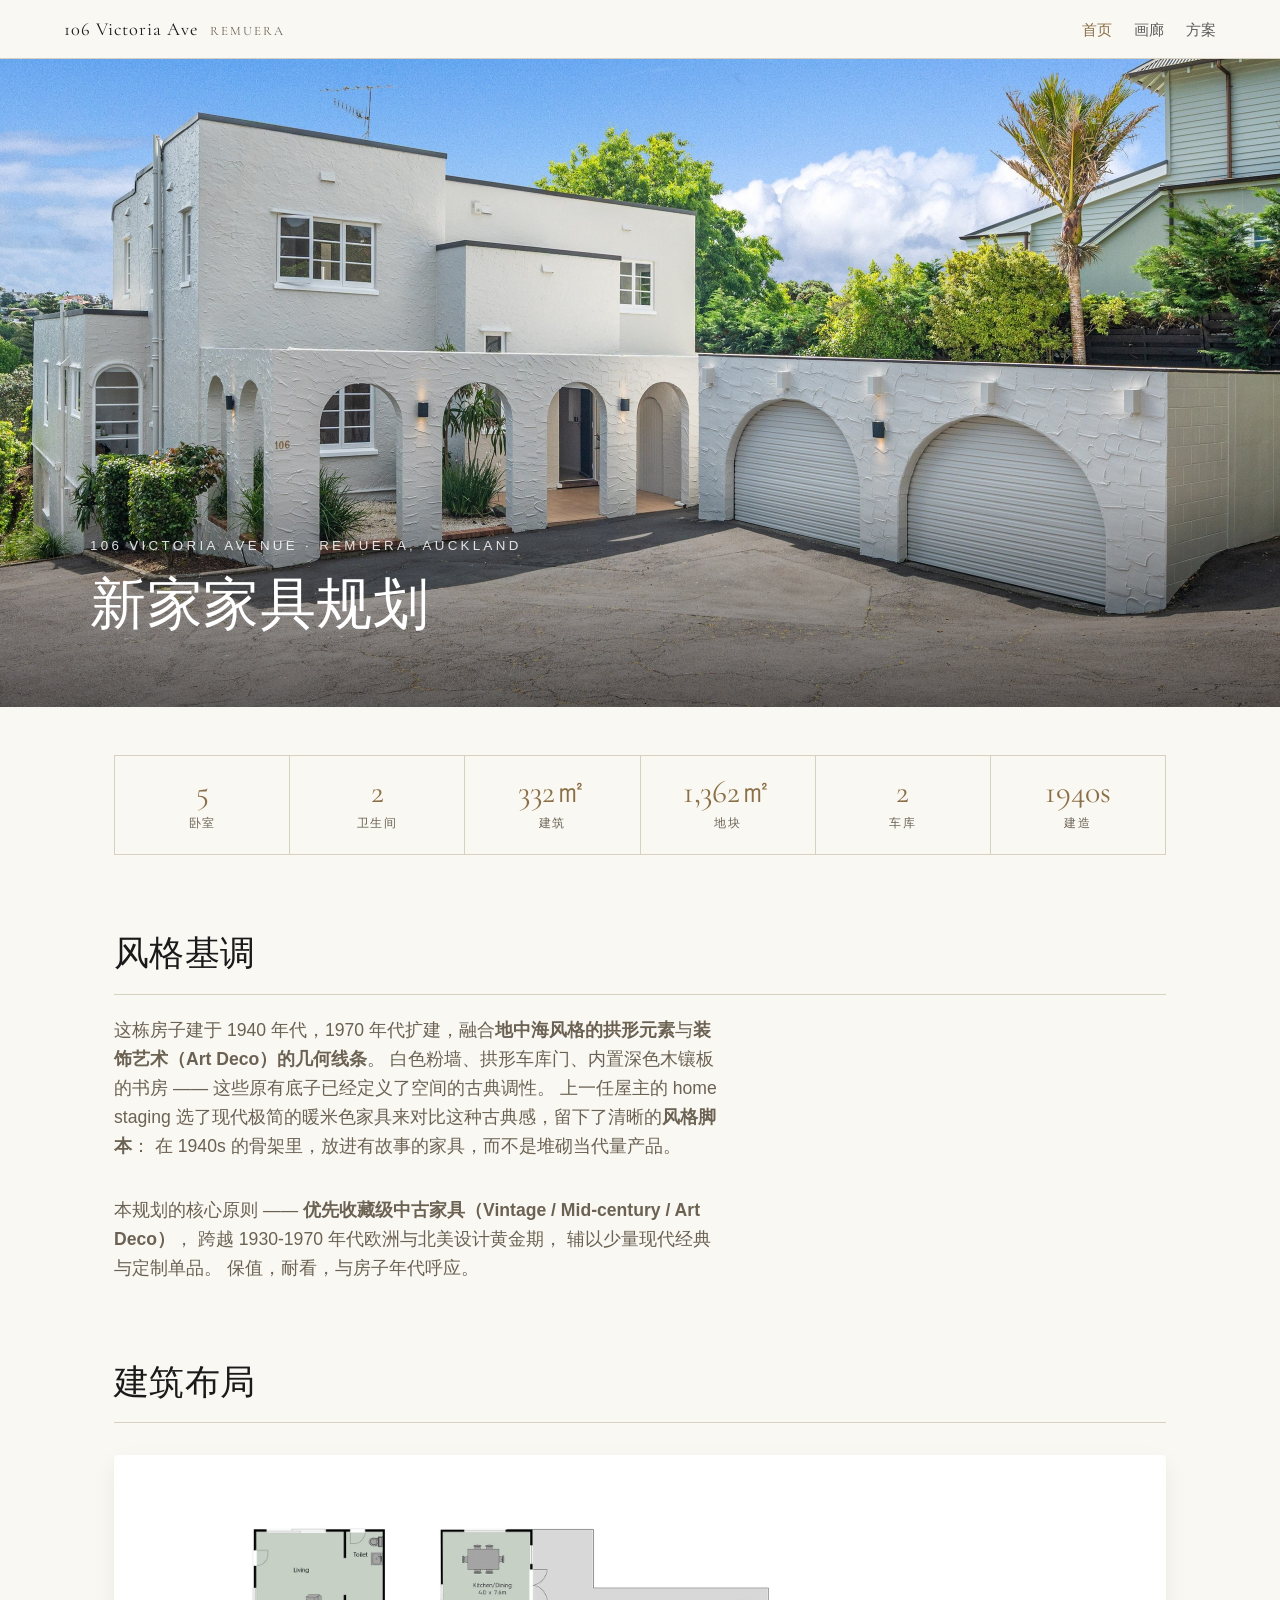
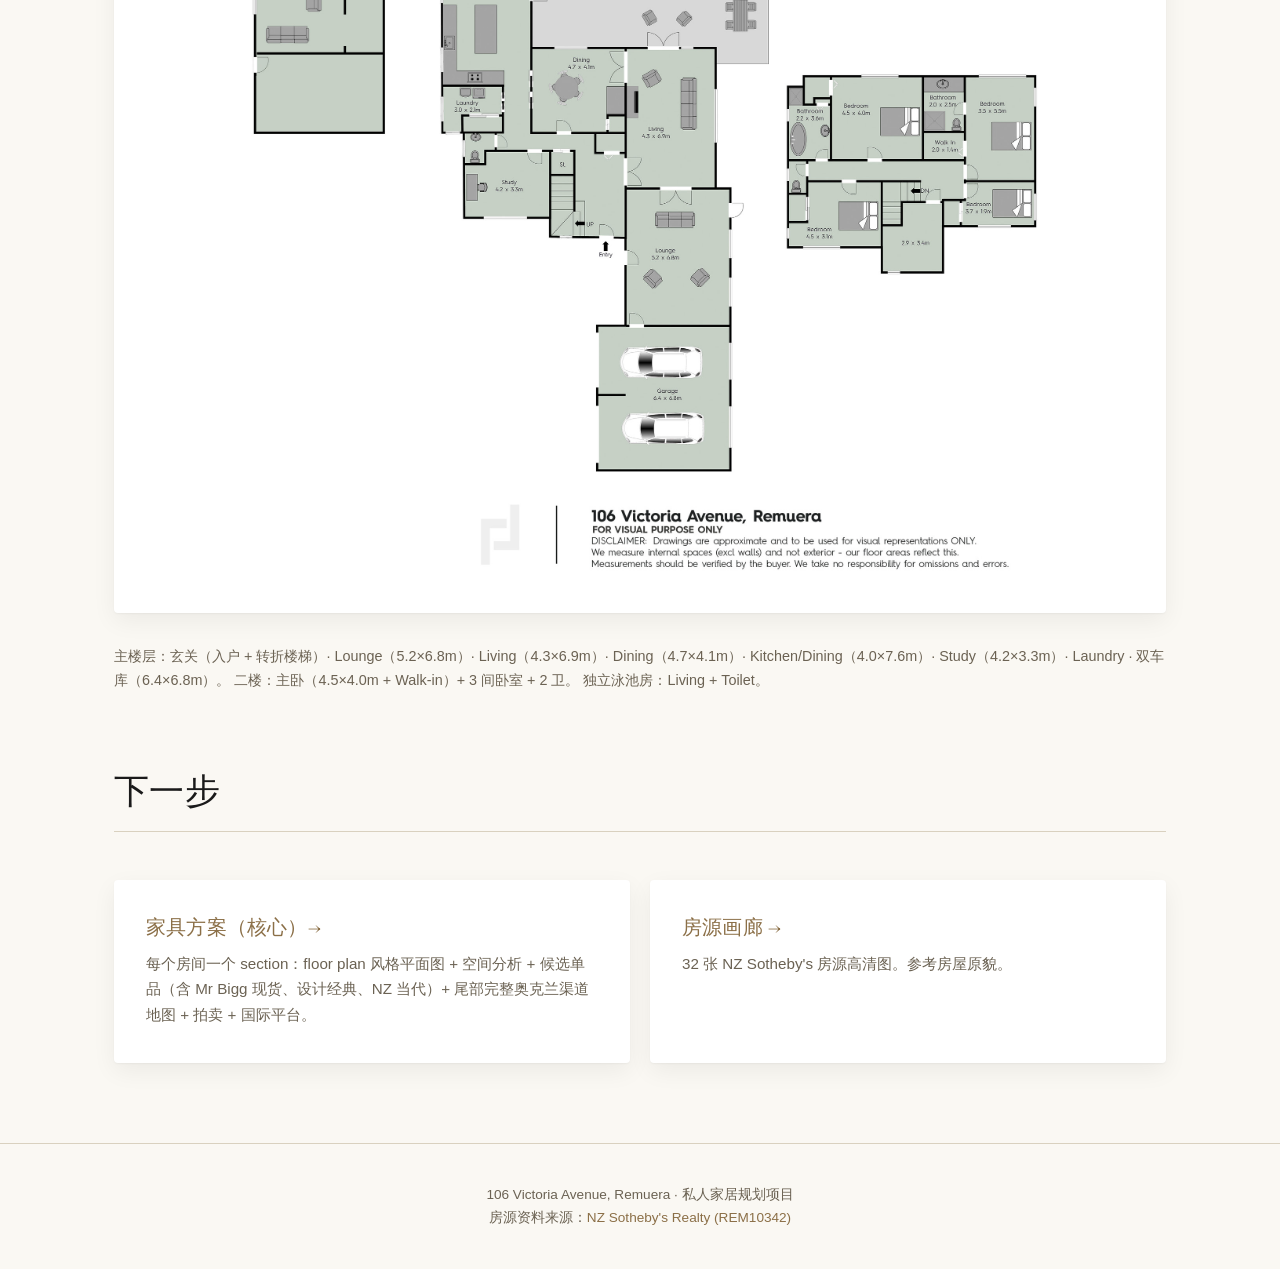
<file: index.html>
<!doctype html>
<html lang="zh-CN">
<head>
<meta charset="utf-8">
<meta name="viewport" content="width=device-width,initial-scale=1">
<title>106 Victoria Avenue · 新家家具规划</title>
<link rel="preconnect" href="https://fonts.googleapis.com">
<link rel="preconnect" href="https://fonts.gstatic.com" crossorigin>
<link href="https://fonts.googleapis.com/css2?family=Cormorant+Garamond:wght@400;500;600&display=swap" rel="stylesheet">
<link rel="stylesheet" href="assets/css/style.css">
</head>
<body>

<nav class="nav">
  <div class="nav-inner">
    <div class="brand">106 Victoria Ave <small>Remuera</small></div>
    <div class="nav-links">
      <a href="index.html" class="active">首页</a>
      <a href="gallery.html">画廊</a>
      <a href="plans.html">方案</a>
    </div>
  </div>
</nav>

<section class="hero">
  <img src="房产资料/现场照片/房源_32_1733934.jpg" alt="外观日景">
  <div class="hero-text">
    <div class="wrap">
      <small>106 Victoria Avenue · Remuera, Auckland</small>
      <h1>新家家具规划</h1>
    </div>
  </div>
</section>

<main class="wrap">

  <div class="facts">
    <div class="fact"><div class="n">5</div><div class="l">卧室</div></div>
    <div class="fact"><div class="n">2</div><div class="l">卫生间</div></div>
    <div class="fact"><div class="n">332㎡</div><div class="l">建筑</div></div>
    <div class="fact"><div class="n">1,362㎡</div><div class="l">地块</div></div>
    <div class="fact"><div class="n">2</div><div class="l">车库</div></div>
    <div class="fact"><div class="n">1940s</div><div class="l">建造</div></div>
  </div>

  <h2>风格基调</h2>
  <p class="lead">
    这栋房子建于 1940 年代，1970 年代扩建，融合<strong>地中海风格的拱形元素</strong>与<strong>装饰艺术（Art Deco）的几何线条</strong>。
    白色粉墙、拱形车库门、内置深色木镶板的书房 —— 这些原有底子已经定义了空间的古典调性。
    上一任屋主的 home staging 选了现代极简的暖米色家具来对比这种古典感，留下了清晰的<strong>风格脚本</strong>：
    在 1940s 的骨架里，放进有故事的家具，而不是堆砌当代量产品。
  </p>
  <p class="lead">
    本规划的核心原则 ——
    <strong>优先收藏级中古家具（Vintage / Mid-century / Art Deco）</strong>，
    跨越 1930-1970 年代欧洲与北美设计黄金期，
    辅以少量现代经典与定制单品。
    保值，耐看，与房子年代呼应。
  </p>

  <h2>建筑布局</h2>
  <div class="floorplan">
    <img src="房产资料/现场照片/房源_31_1733163.jpg" alt="106 Victoria Avenue 布局图">
  </div>
  <p style="color:var(--muted);font-size:.9rem">
    主楼层：玄关（入户 + 转折楼梯）· Lounge（5.2×6.8m）· Living（4.3×6.9m）· Dining（4.7×4.1m）· Kitchen/Dining（4.0×7.6m）· Study（4.2×3.3m）· Laundry · 双车库（6.4×6.8m）。
    二楼：主卧（4.5×4.0m + Walk-in）+ 3 间卧室 + 2 卫。
    独立泳池房：Living + Toilet。
  </p>

  <h2>下一步</h2>
  <div class="cta-row">
    <a class="cta" href="plans.html">
      <h3>家具方案（核心）→</h3>
      <p>每个房间一个 section：floor plan 风格平面图 + 空间分析 + 候选单品（含 Mr Bigg 现货、设计经典、NZ 当代）+ 尾部完整奥克兰渠道地图 + 拍卖 + 国际平台。</p>
    </a>
    <a class="cta" href="gallery.html">
      <h3>房源画廊 →</h3>
      <p>32 张 NZ Sotheby's 房源高清图。参考房屋原貌。</p>
    </a>
  </div>

</main>

<footer>
  <p>106 Victoria Avenue, Remuera · 私人家居规划项目<br>
  房源资料来源：<a href="https://www.nzsothebysrealty.com/property/listing/REM10342/106-victoria-avenue-remuera">NZ Sotheby's Realty (REM10342)</a></p>
</footer>

</body>
</html>
</file>
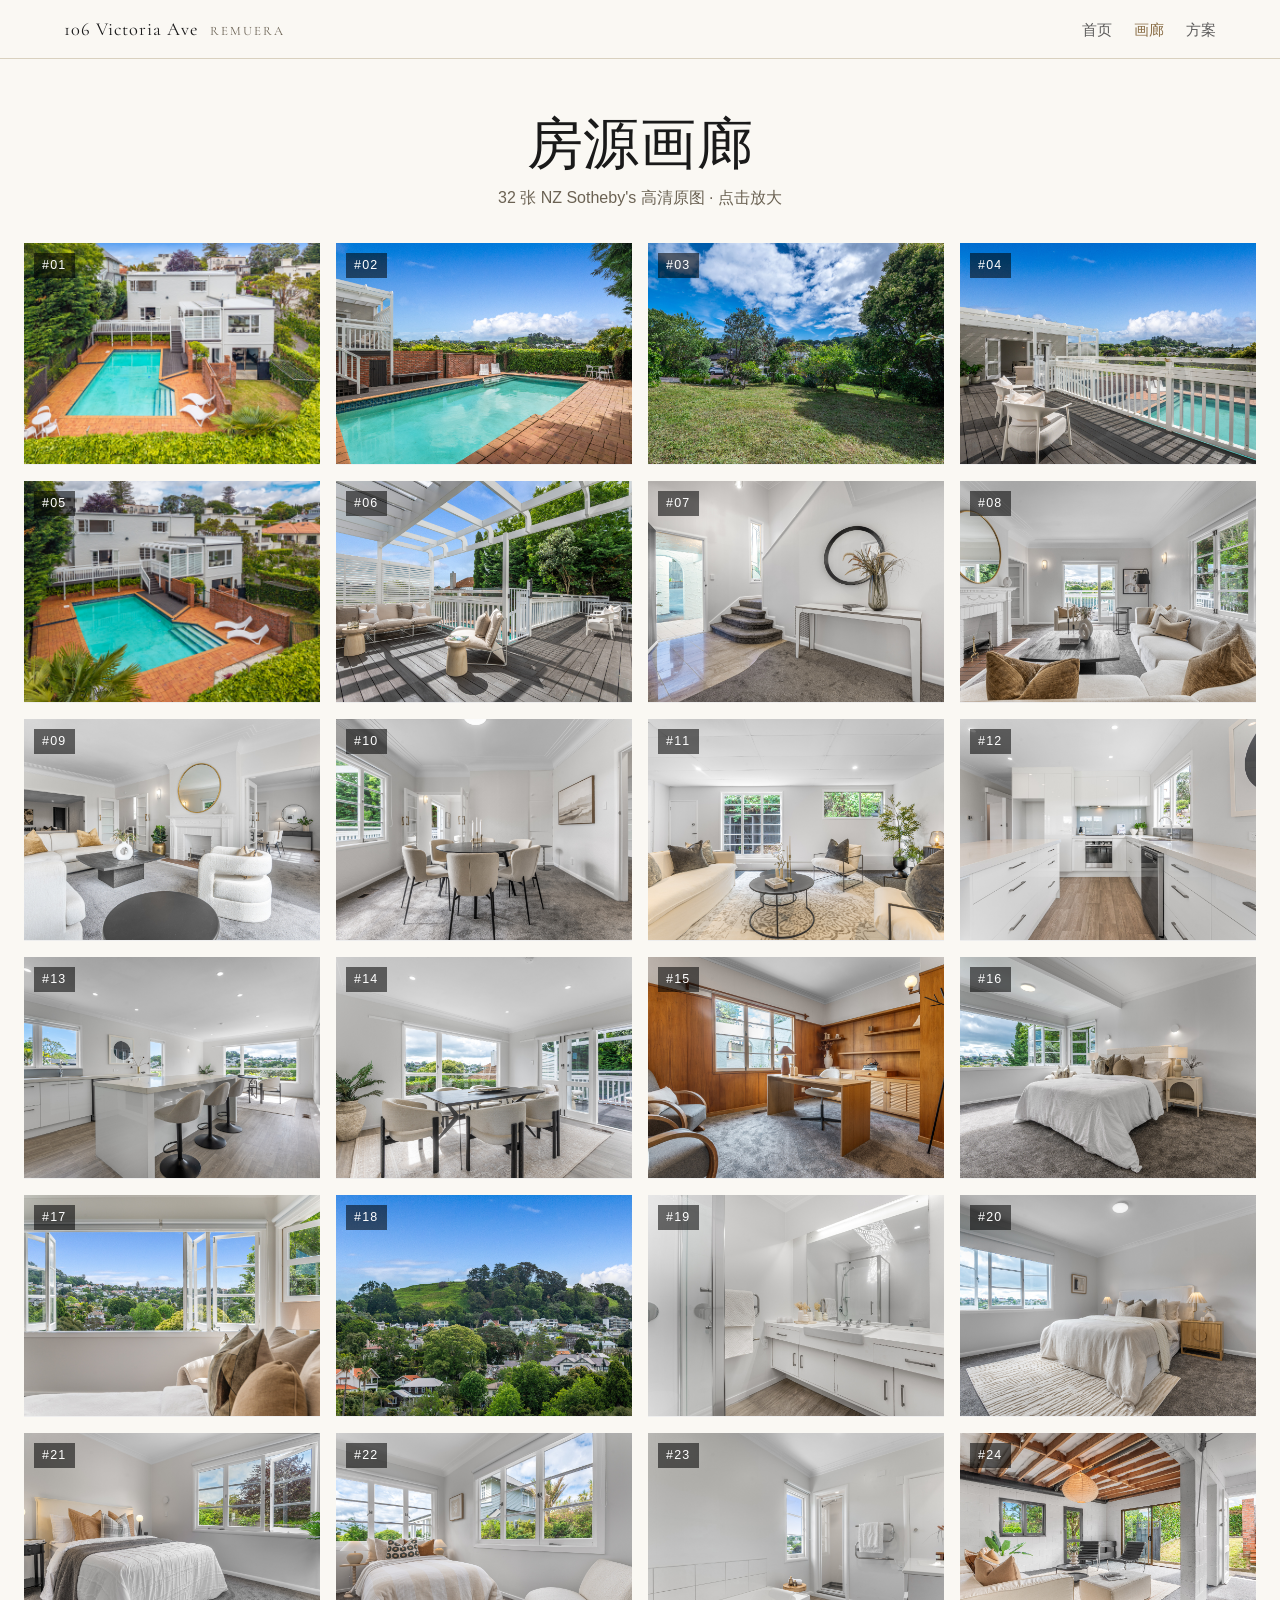
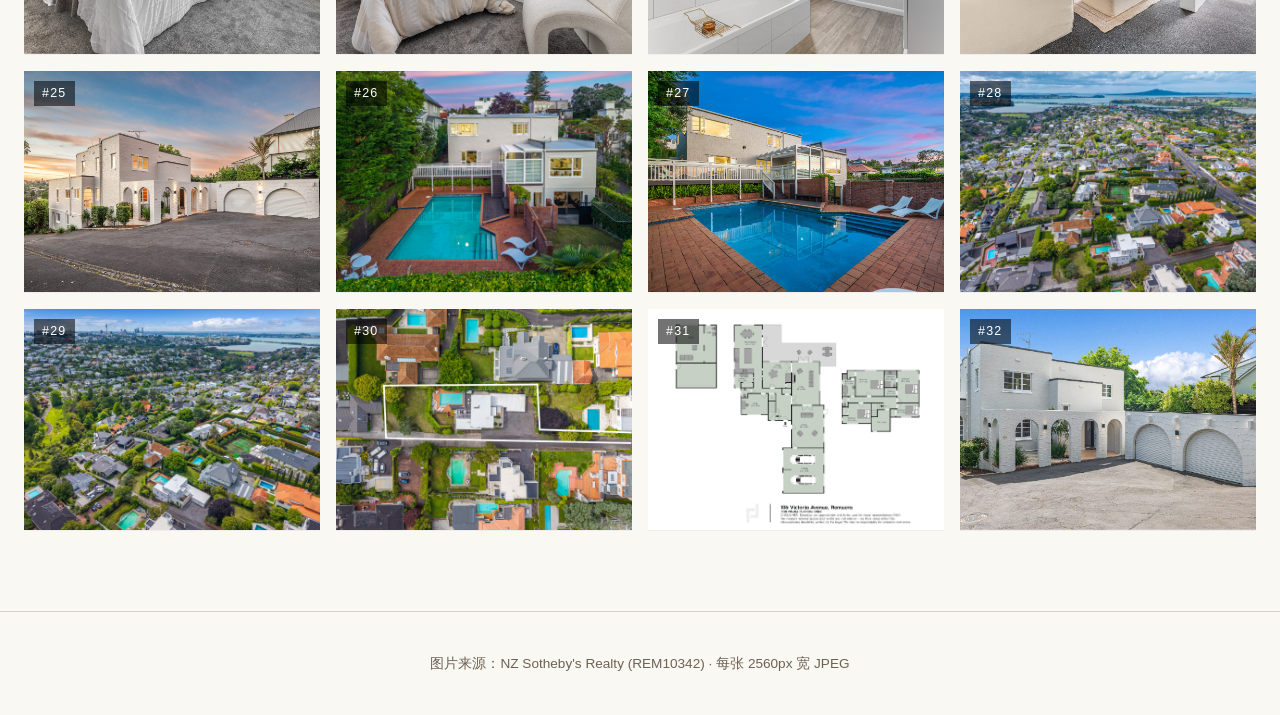
<file: gallery.html>
<!doctype html>
<html lang="zh-CN">
<head>
<meta charset="utf-8">
<meta name="viewport" content="width=device-width,initial-scale=1">
<title>画廊 · 106 Victoria Ave</title>
<link rel="preconnect" href="https://fonts.googleapis.com">
<link rel="preconnect" href="https://fonts.gstatic.com" crossorigin>
<link href="https://fonts.googleapis.com/css2?family=Cormorant+Garamond:wght@400;500;600&display=swap" rel="stylesheet">
<link rel="stylesheet" href="assets/css/style.css">
</head>
<body>

<nav class="nav">
  <div class="nav-inner">
    <div class="brand">106 Victoria Ave <small>Remuera</small></div>
    <div class="nav-links">
      <a href="index.html">首页</a>
      <a href="gallery.html" class="active">画廊</a>
      <a href="plans.html">方案</a>
    </div>
  </div>
</nav>

<main class="wide" style="padding-top:32px">
  <h1 style="text-align:center;margin:24px 0 8px">房源画廊</h1>
  <p style="text-align:center;color:var(--muted);margin:0 0 24px">32 张 NZ Sotheby's 高清原图 · 点击放大</p>

  <div id="gallery" class="gallery"></div>
</main>

<div class="lb" id="lb">
  <button class="lb-close" id="lbClose" aria-label="关闭">×</button>
  <img id="lbImg" alt="">
</div>

<footer>
  <p>图片来源：NZ Sotheby's Realty (REM10342) · 每张 2560px 宽 JPEG</p>
</footer>

<script>
const IDS = [
  1732614,1732615,1732616,1732617,1732619,1732620,1732621,1732622,
  1732623,1732625,1732626,1732627,1732628,1732629,1732630,1732631,
  1732632,1732633,1732634,1732635,1732636,1732637,1732638,1732639,
  1732640,1732642,1732643,1732644,1732645,1732795,1733163,1733934
];
const grid = document.getElementById('gallery');
IDS.forEach((id, i) => {
  const n = String(i+1).padStart(2,'0');
  const src = `房产资料/现场照片/房源_${n}_${id}.jpg`;
  const a = document.createElement('a');
  a.className = 'tile';
  a.href = src;
  a.dataset.full = src;
  a.innerHTML = `<span class="num">#${n}</span><img loading="lazy" src="${src}" alt="房源照片 ${n}">`;
  grid.appendChild(a);
});

const lb = document.getElementById('lb');
const lbImg = document.getElementById('lbImg');
grid.addEventListener('click', e => {
  const a = e.target.closest('.tile');
  if(!a) return;
  e.preventDefault();
  lbImg.src = a.dataset.full;
  lb.classList.add('open');
});
document.getElementById('lbClose').onclick = () => lb.classList.remove('open');
lb.addEventListener('click', e => { if(e.target===lb) lb.classList.remove('open'); });
document.addEventListener('keydown', e => { if(e.key==='Escape') lb.classList.remove('open'); });
</script>

</body>
</html>
</file>
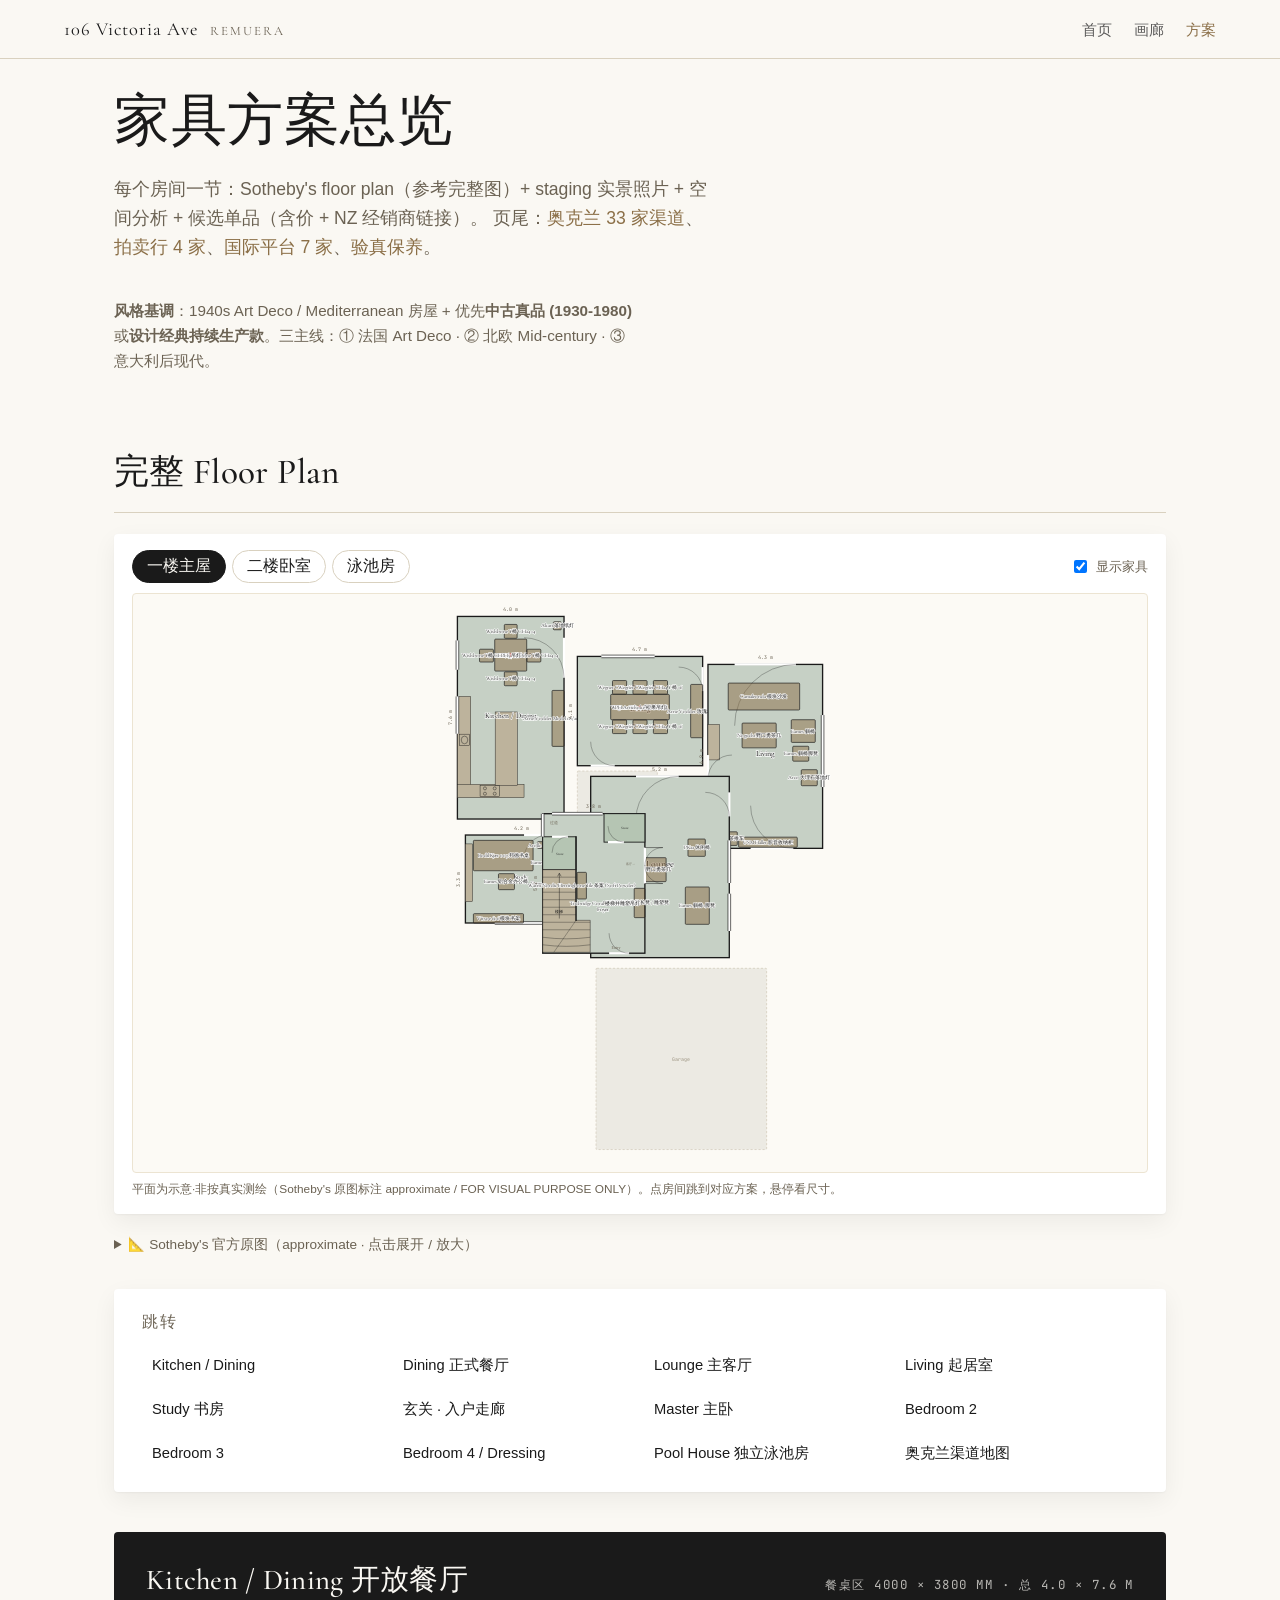
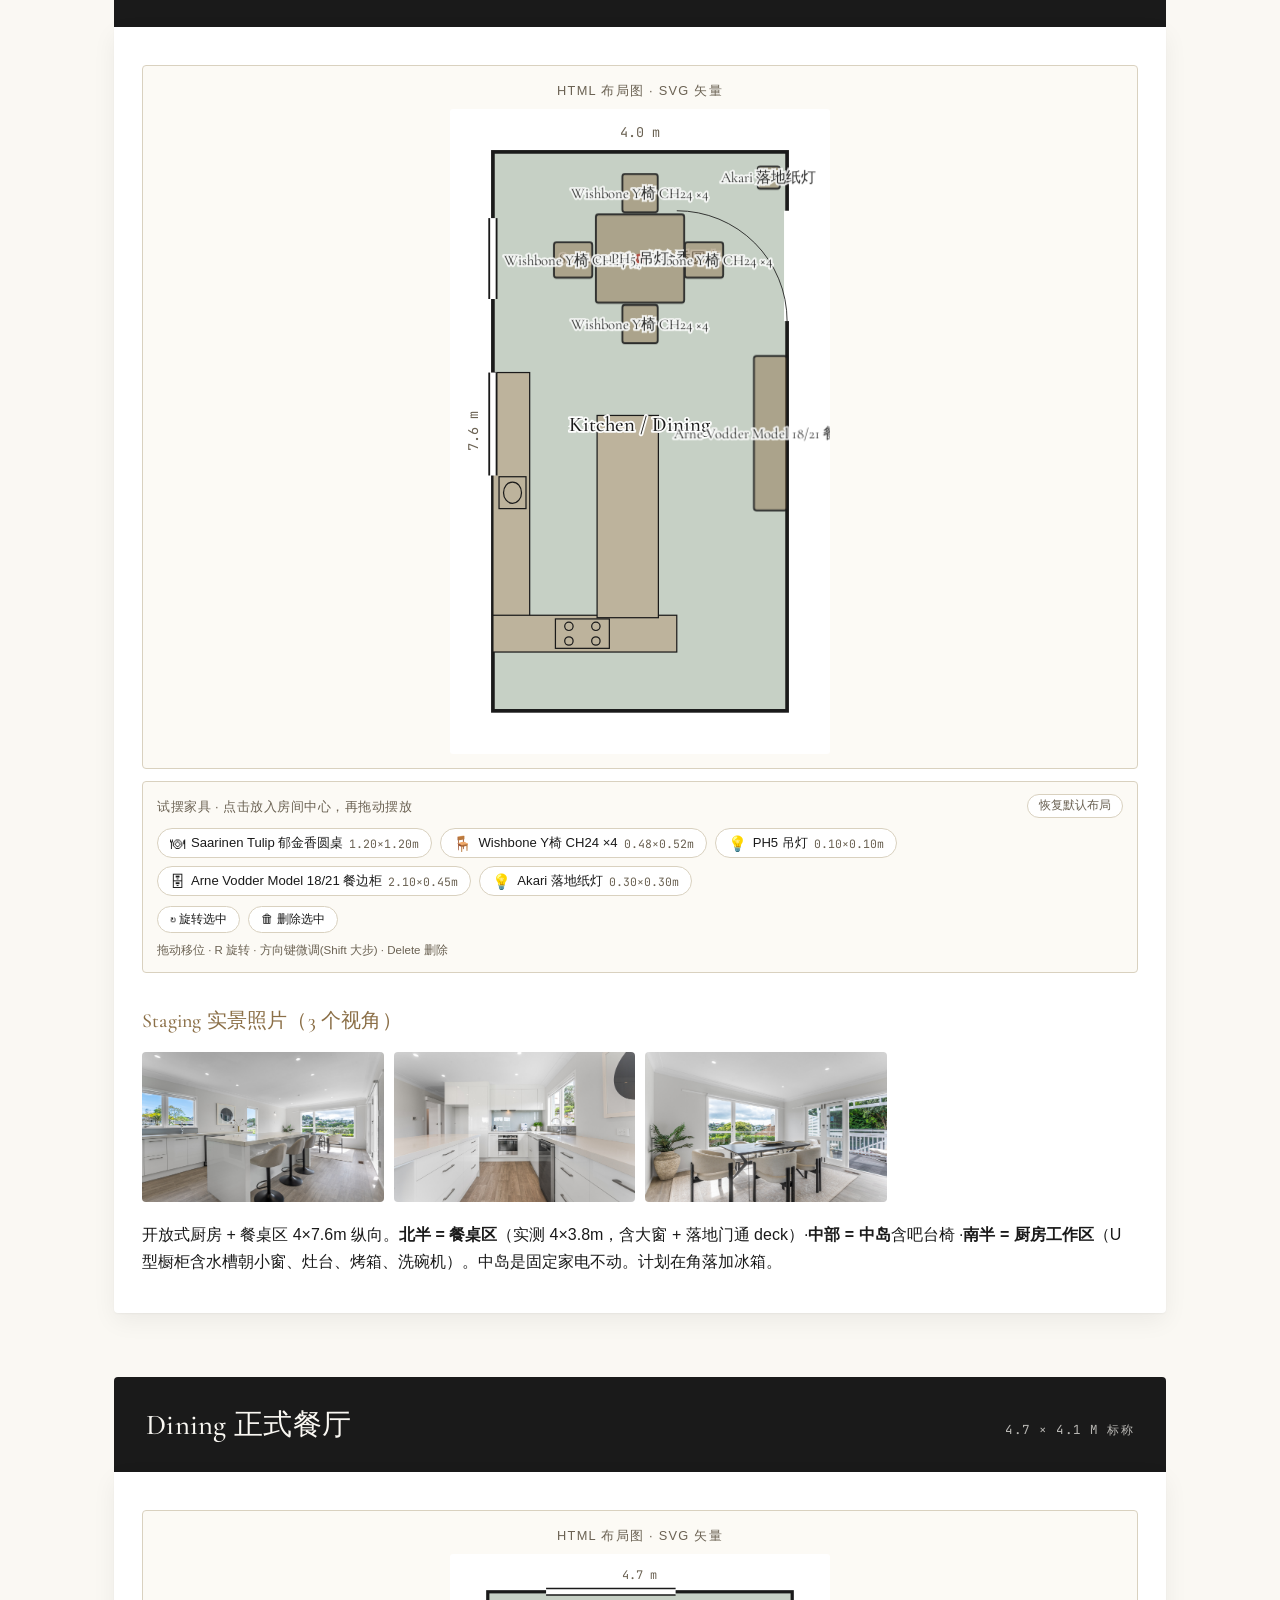
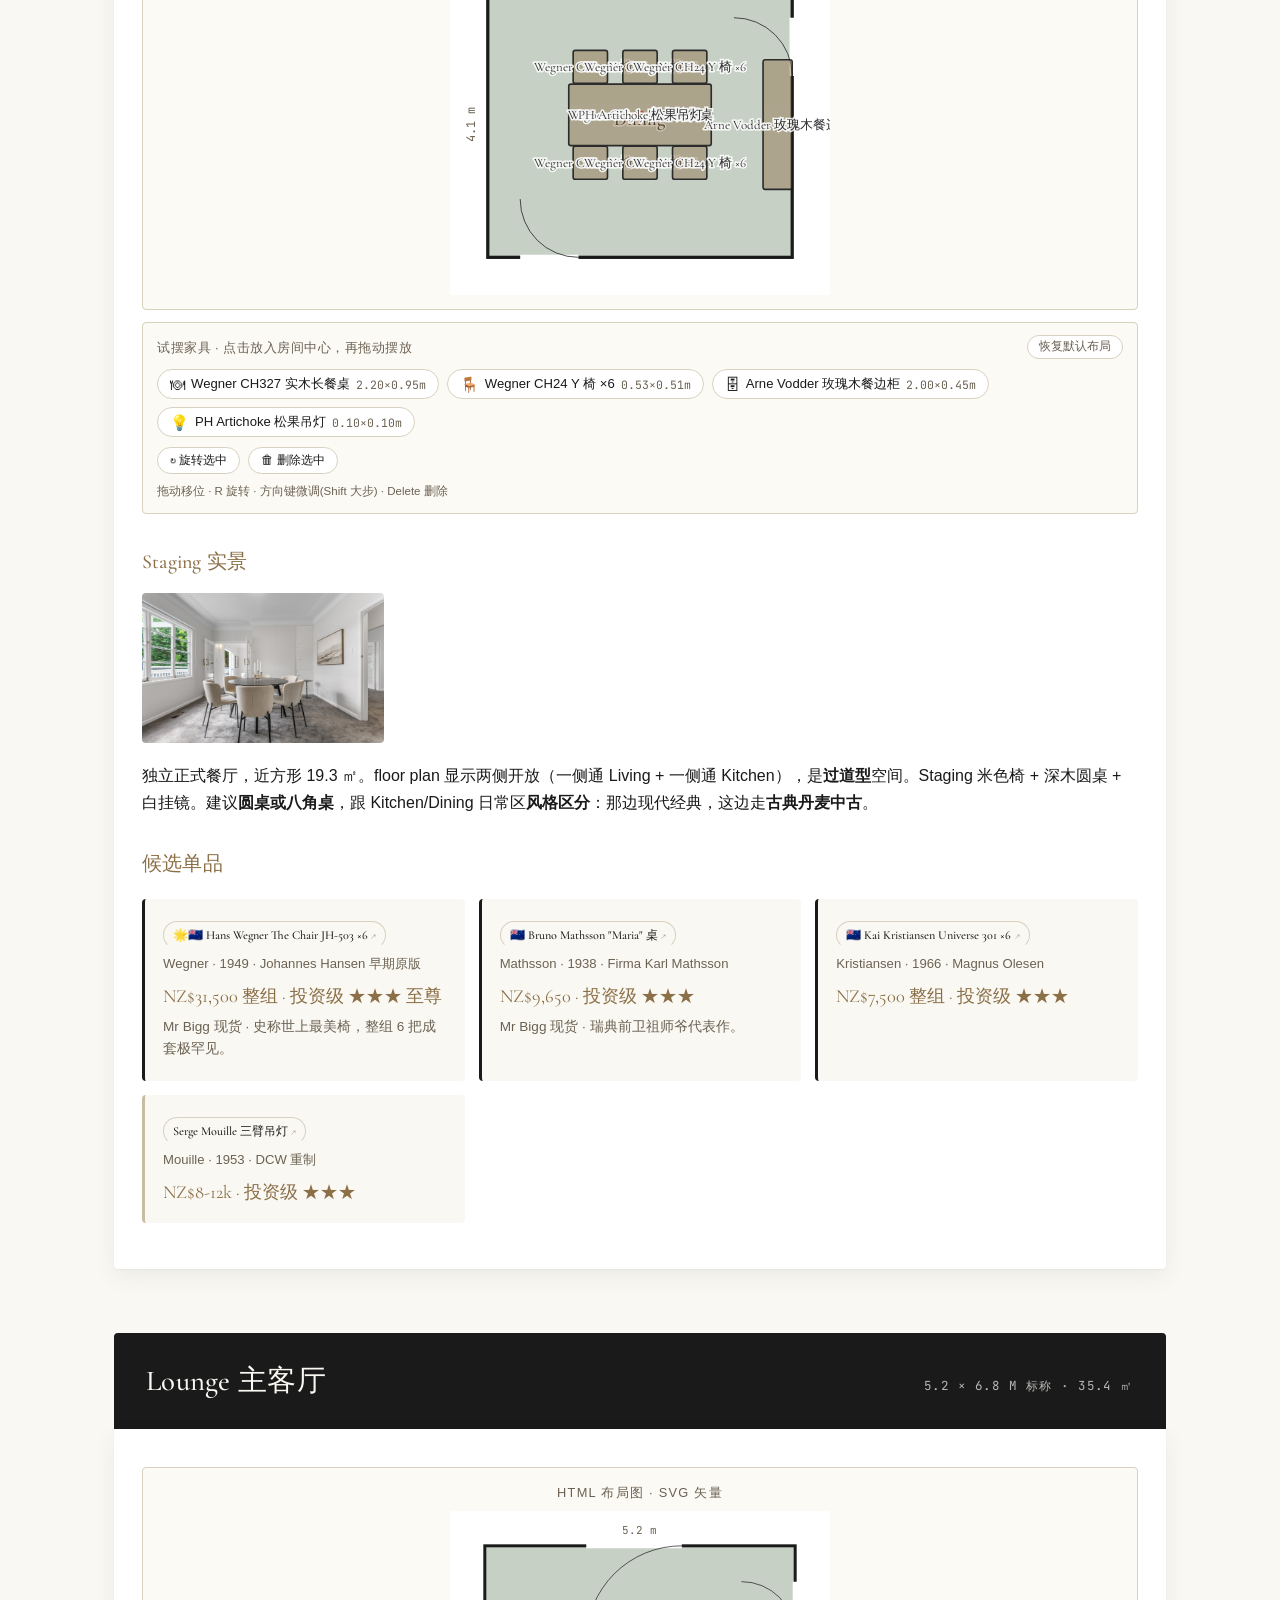
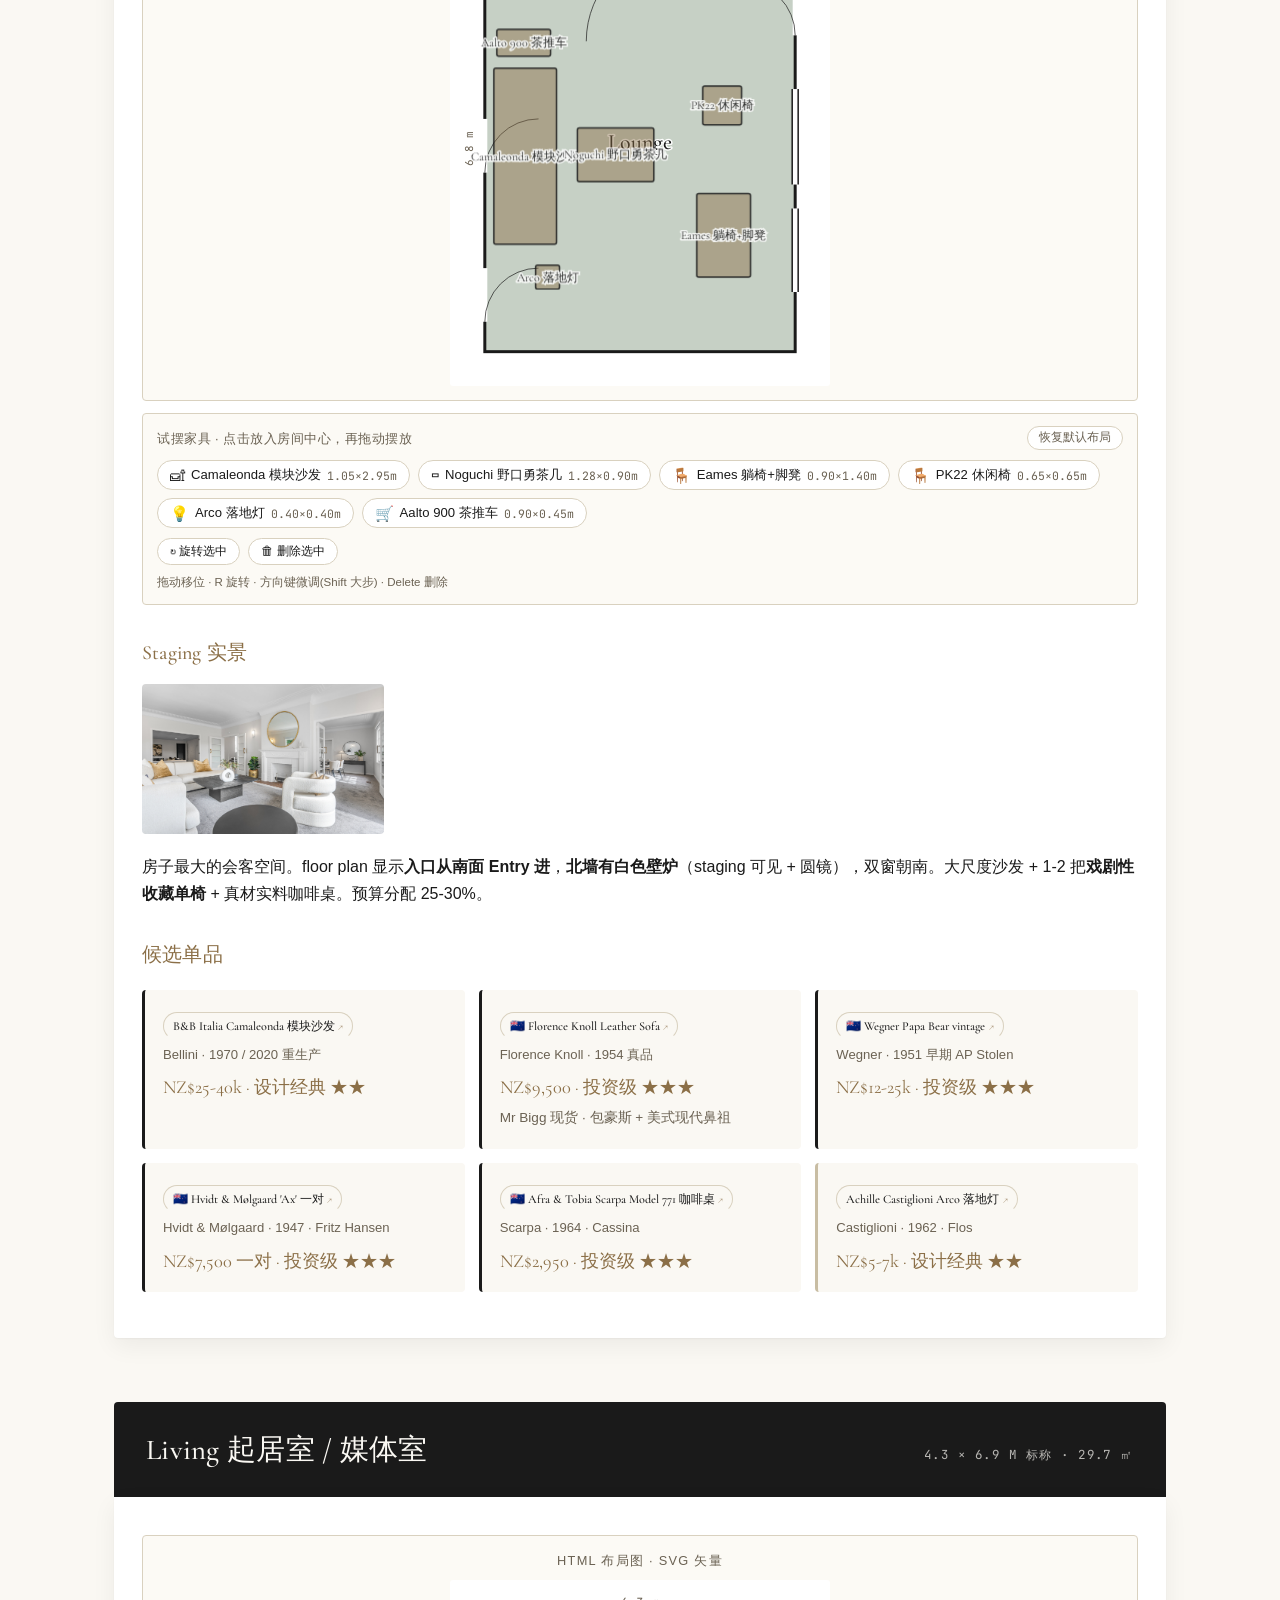
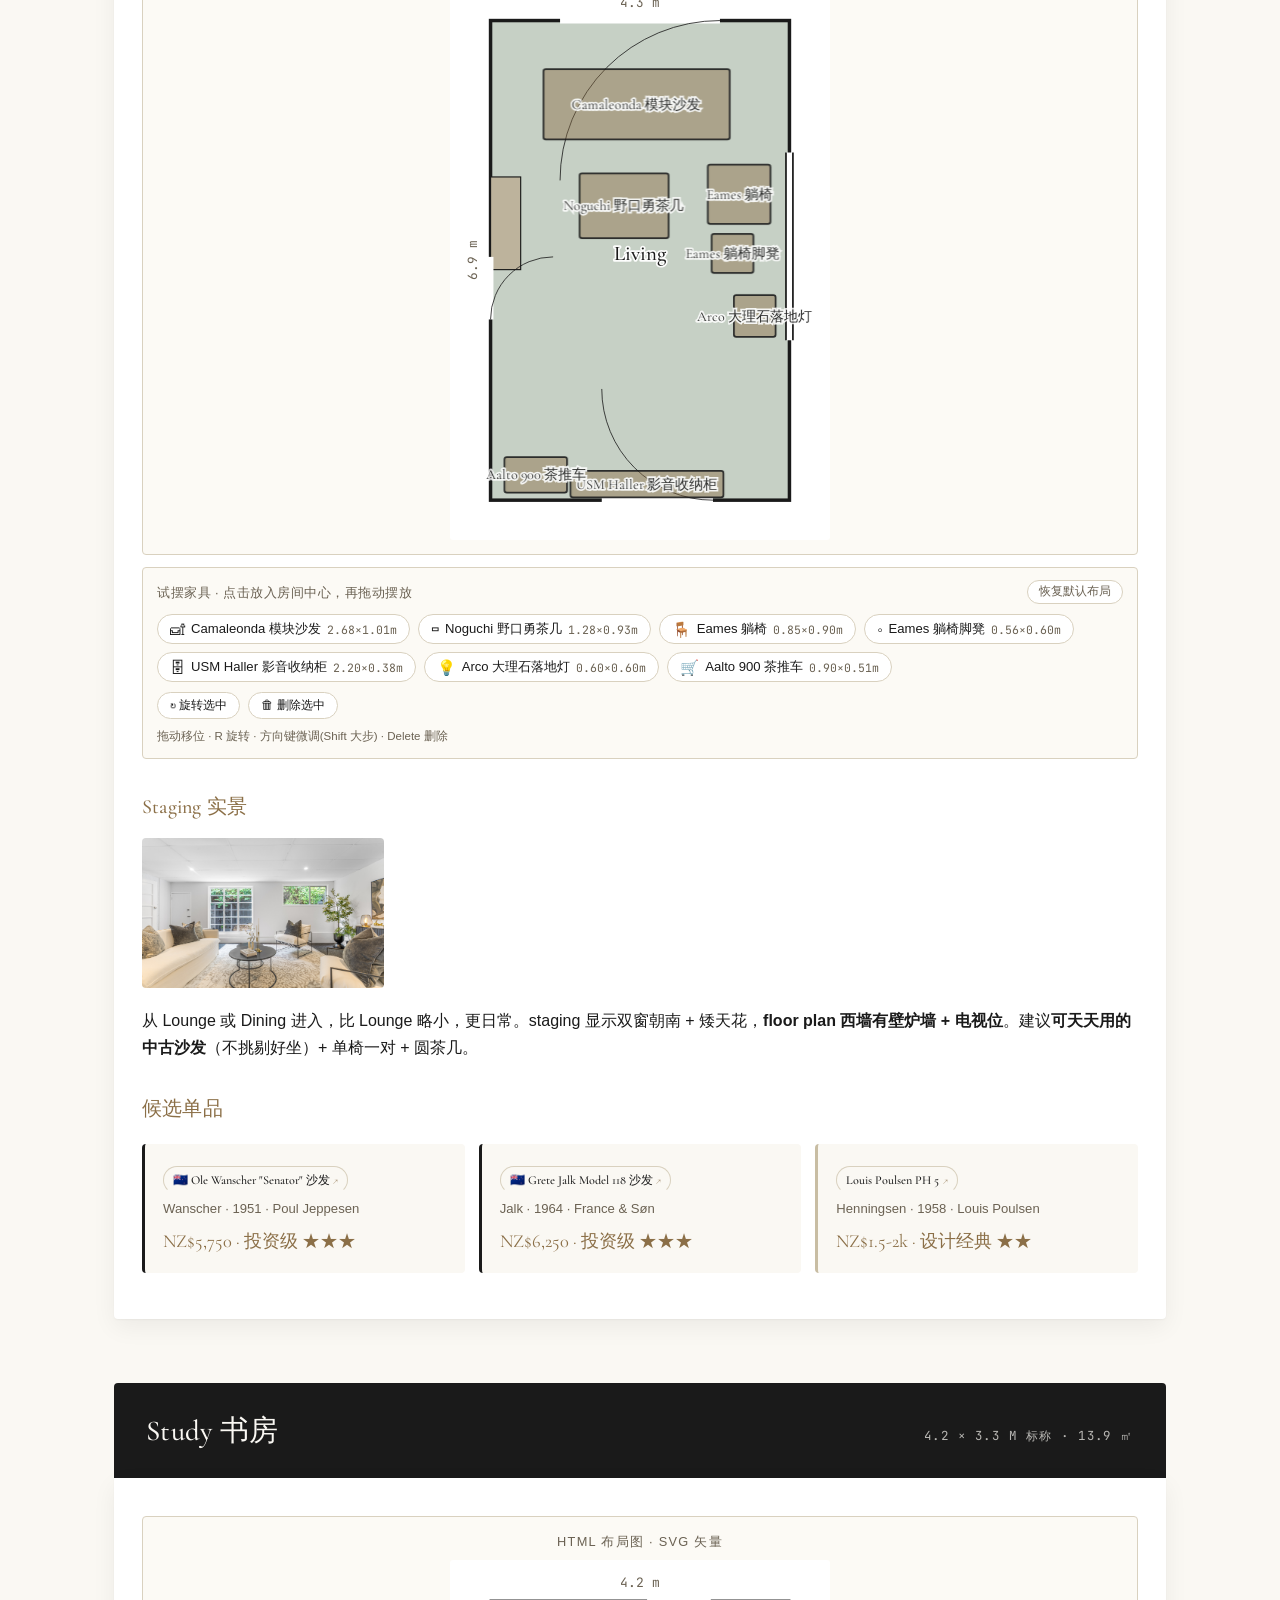
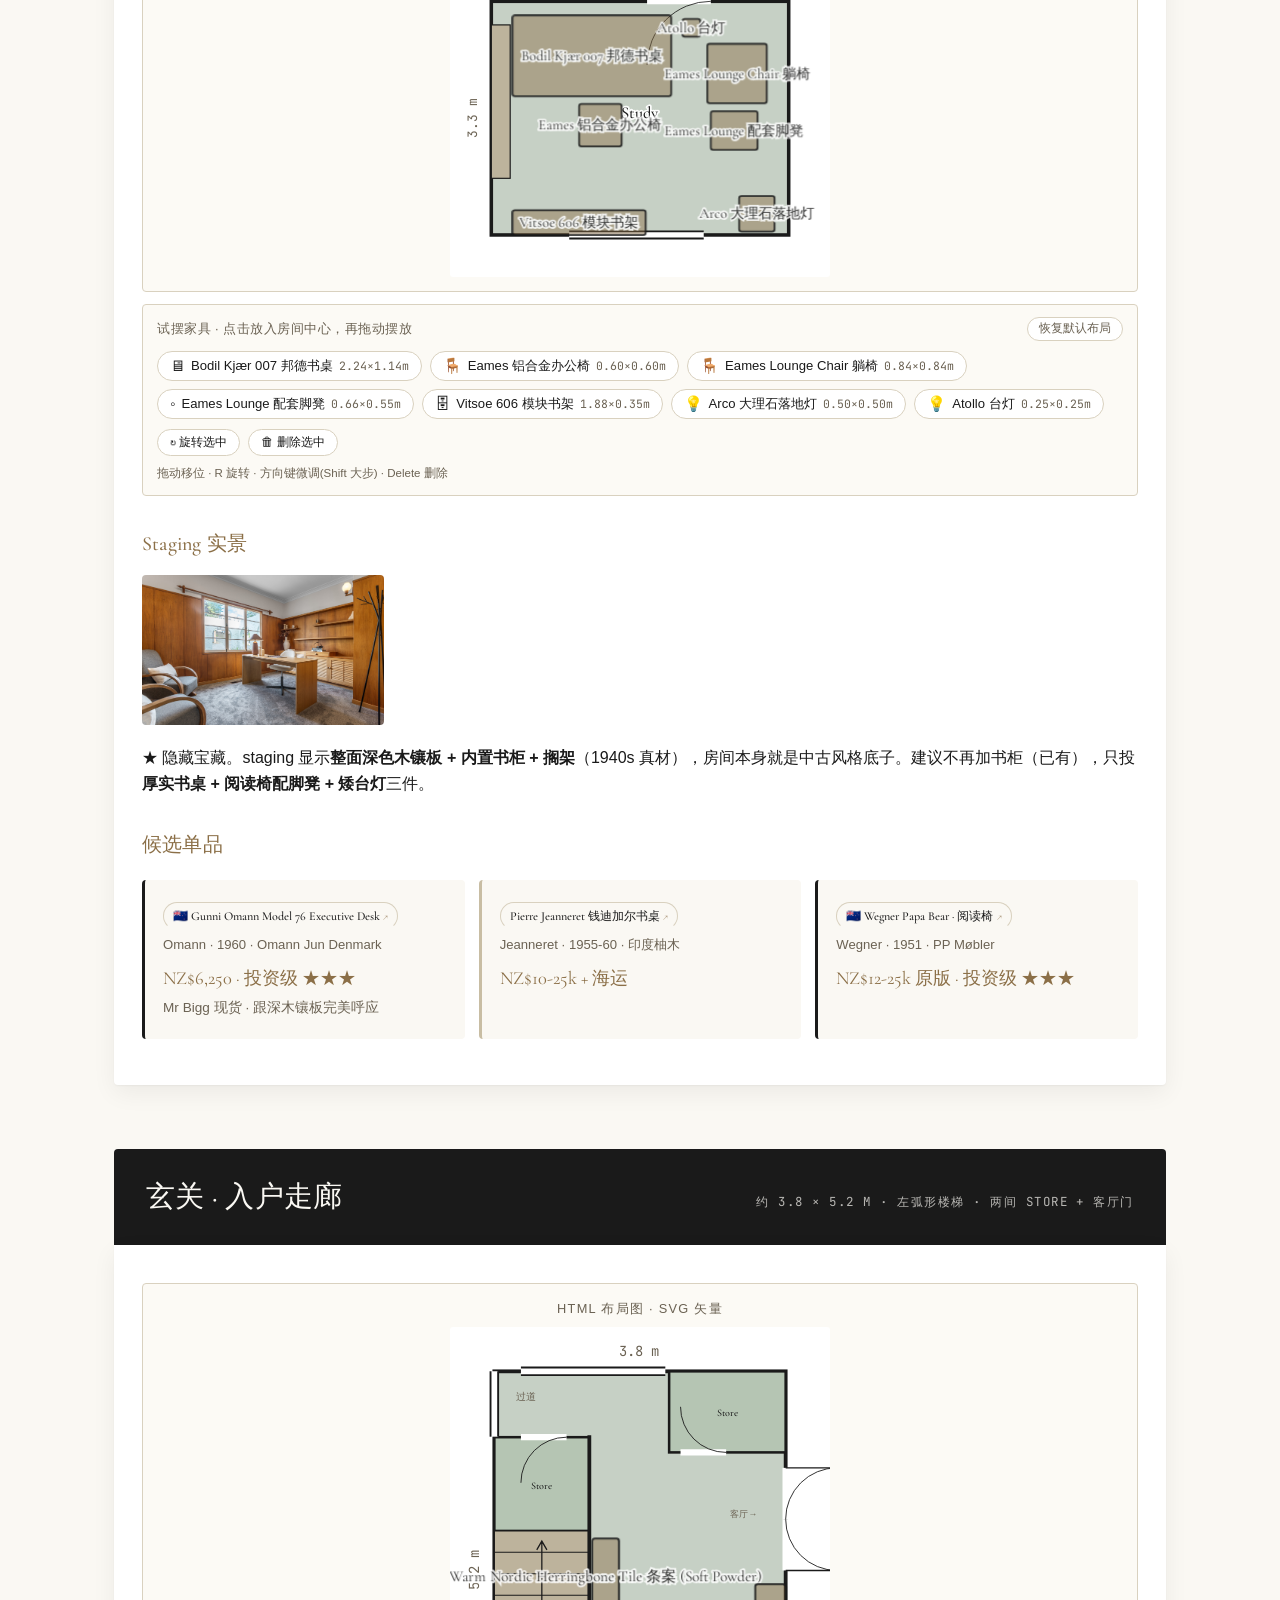
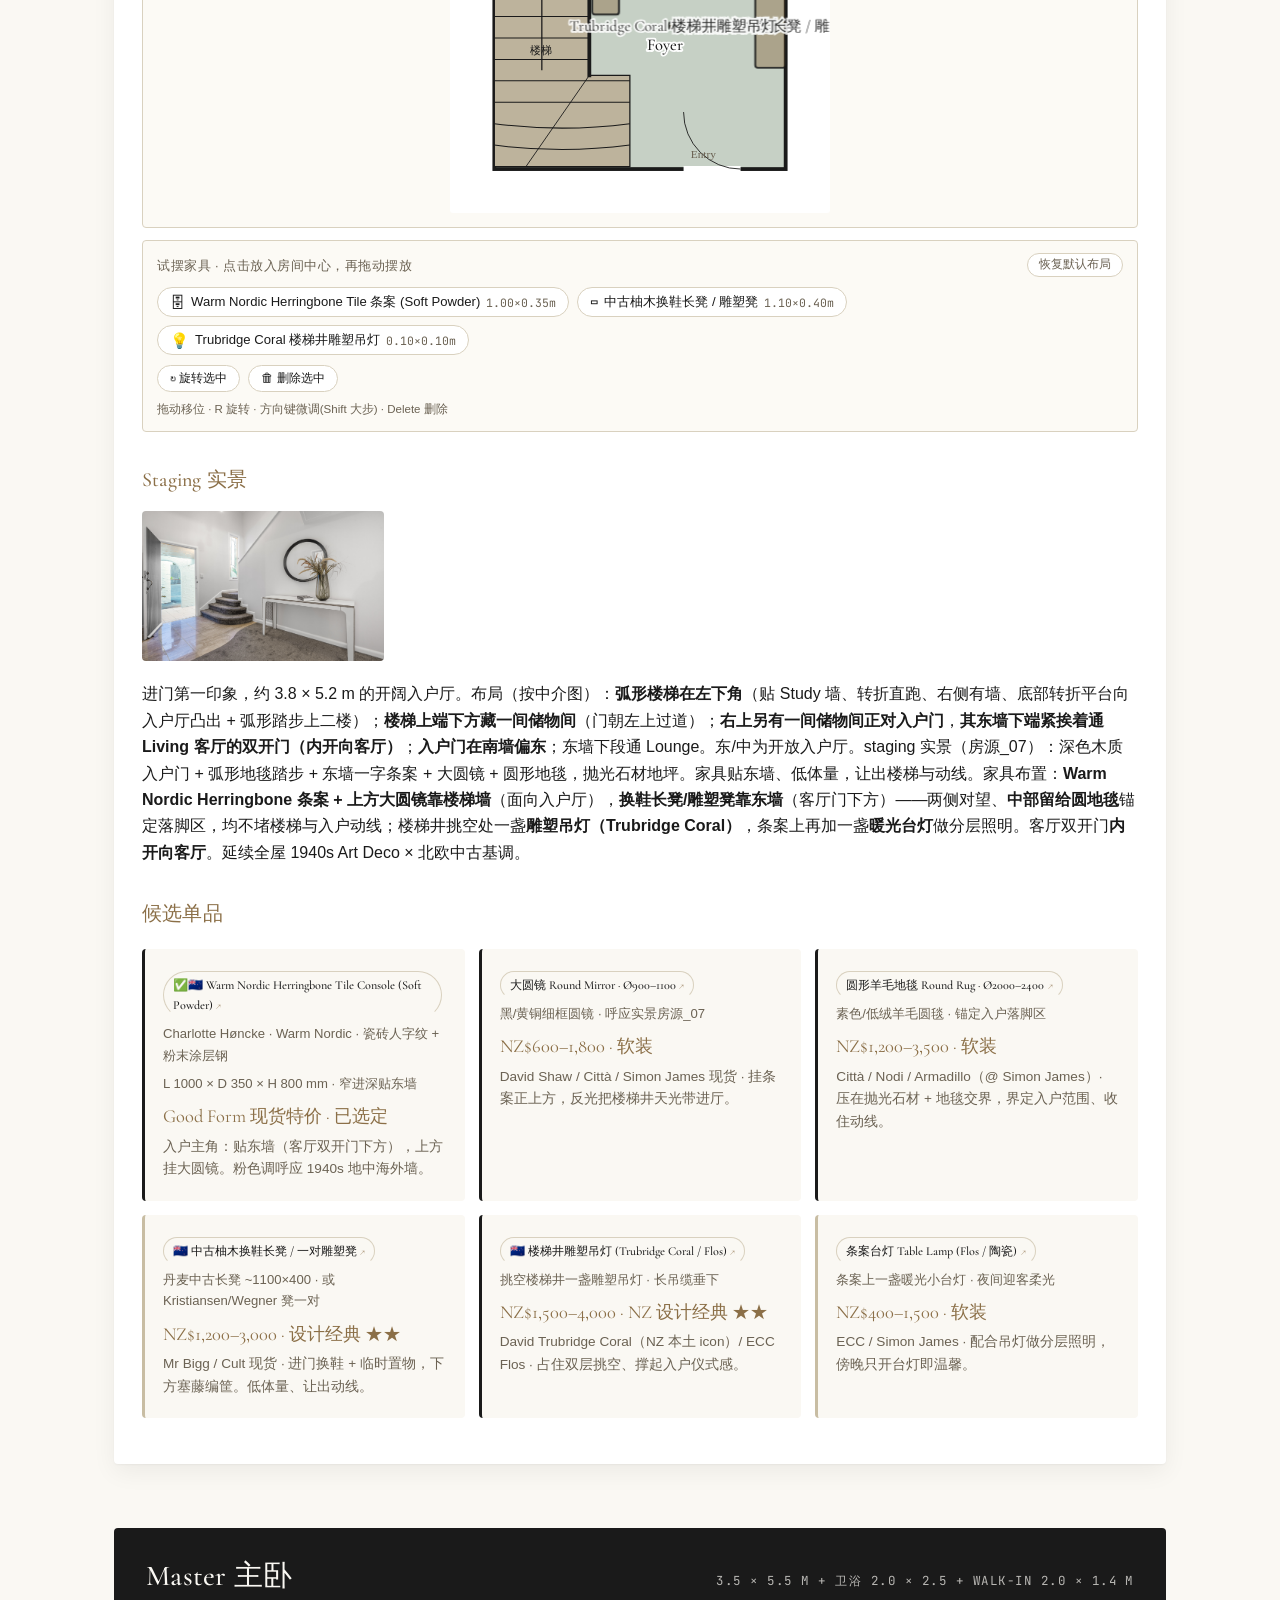
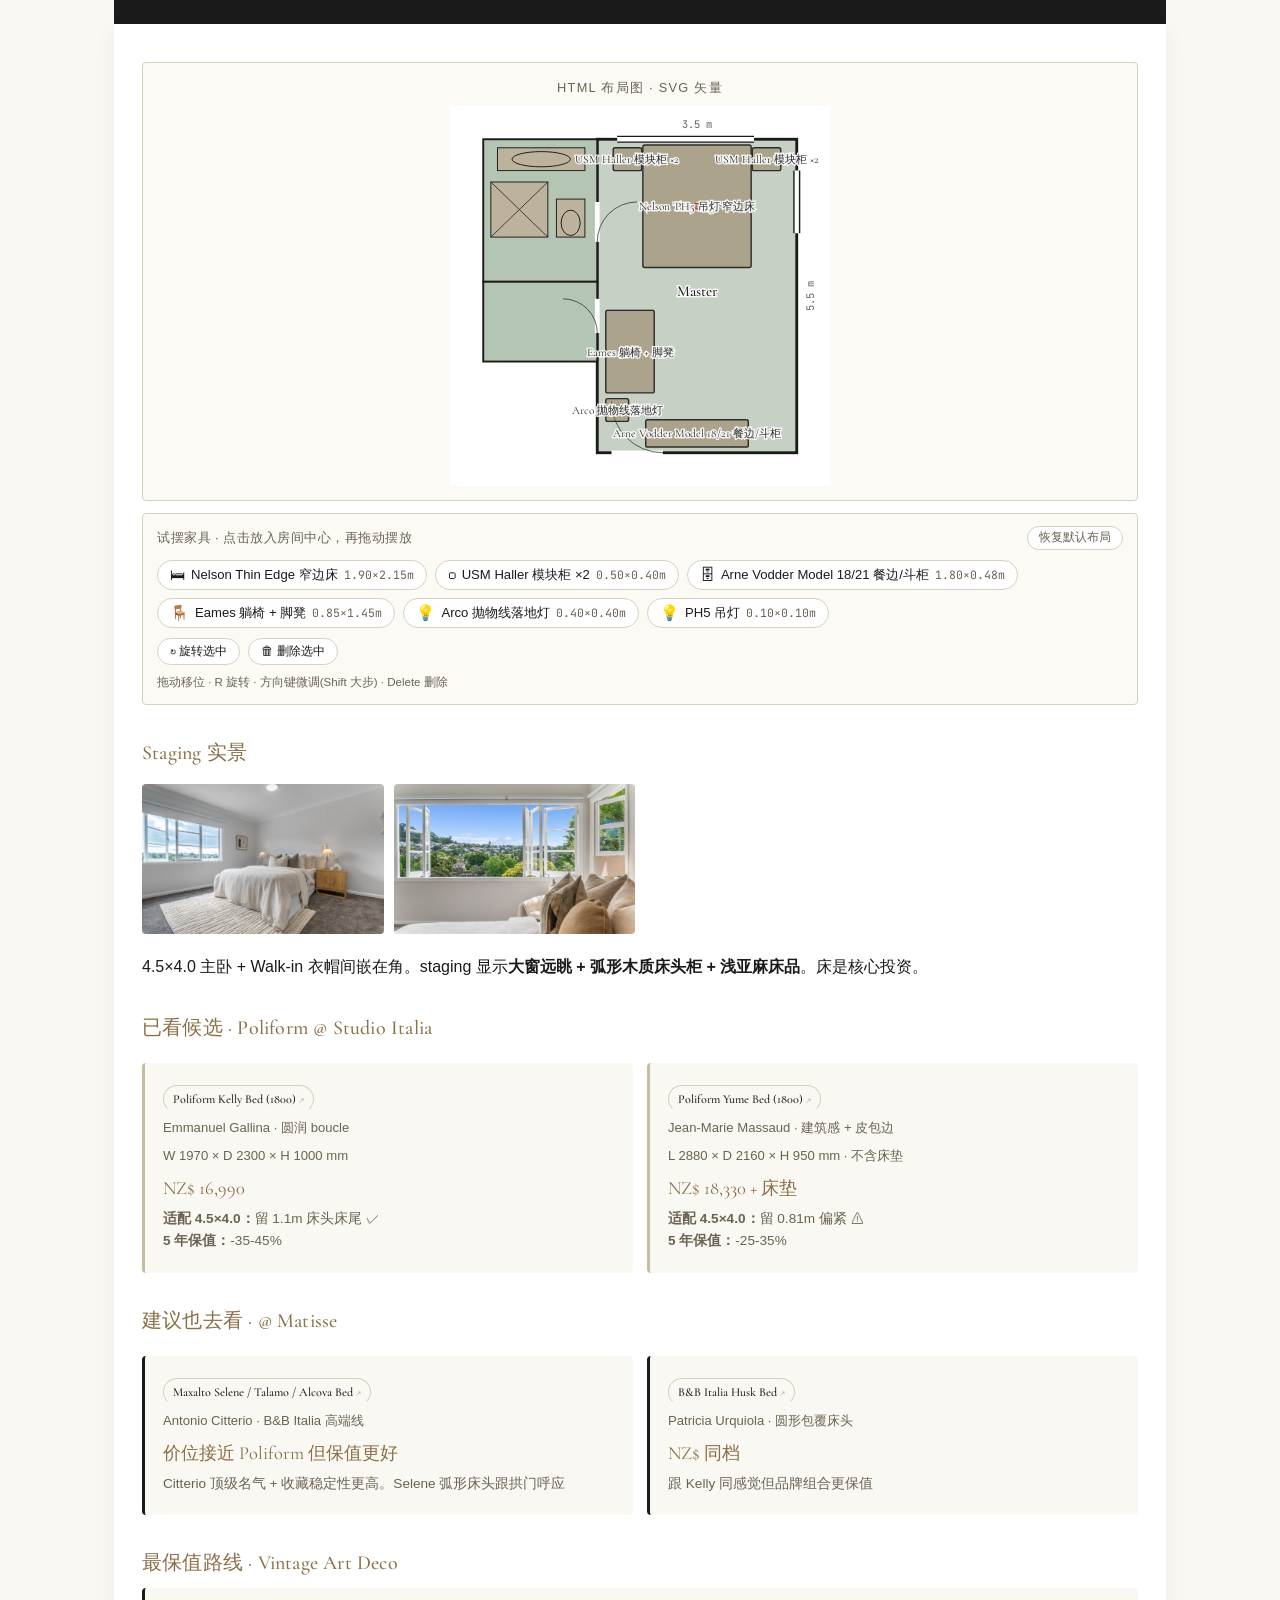
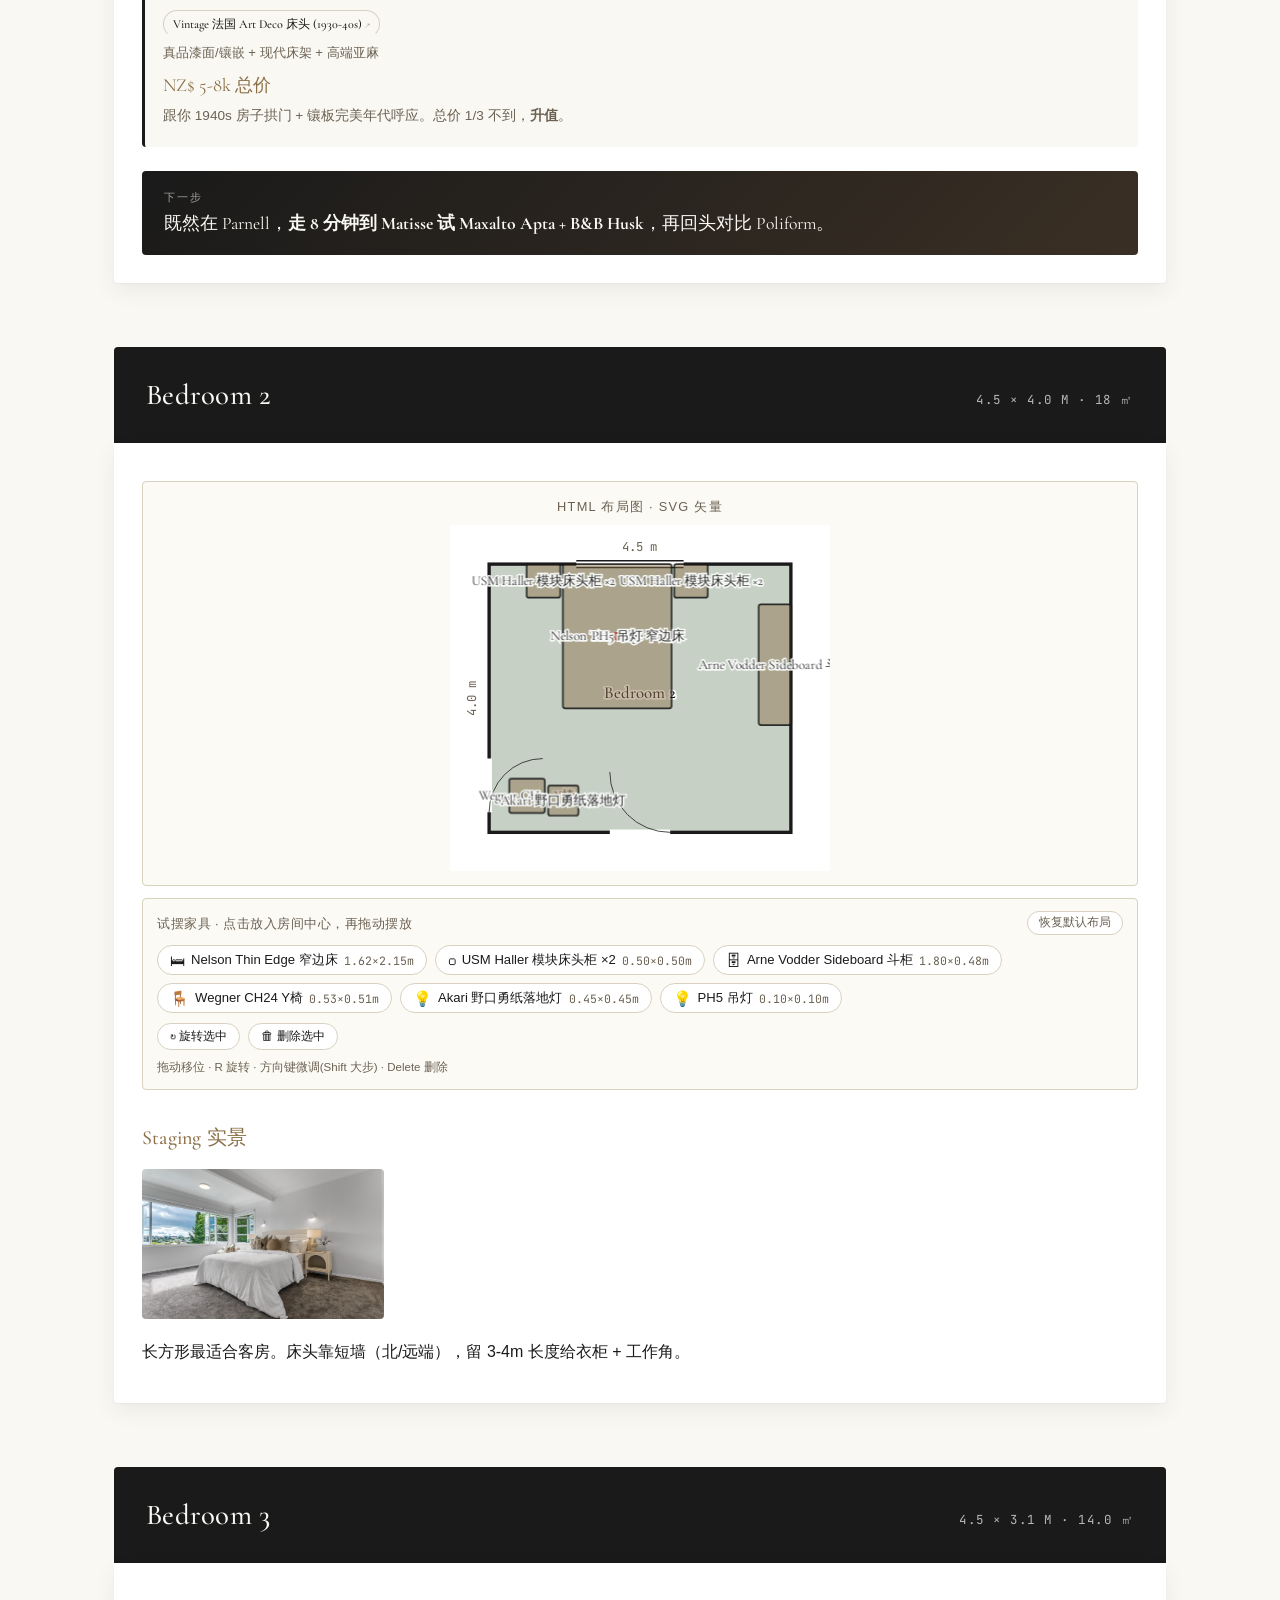
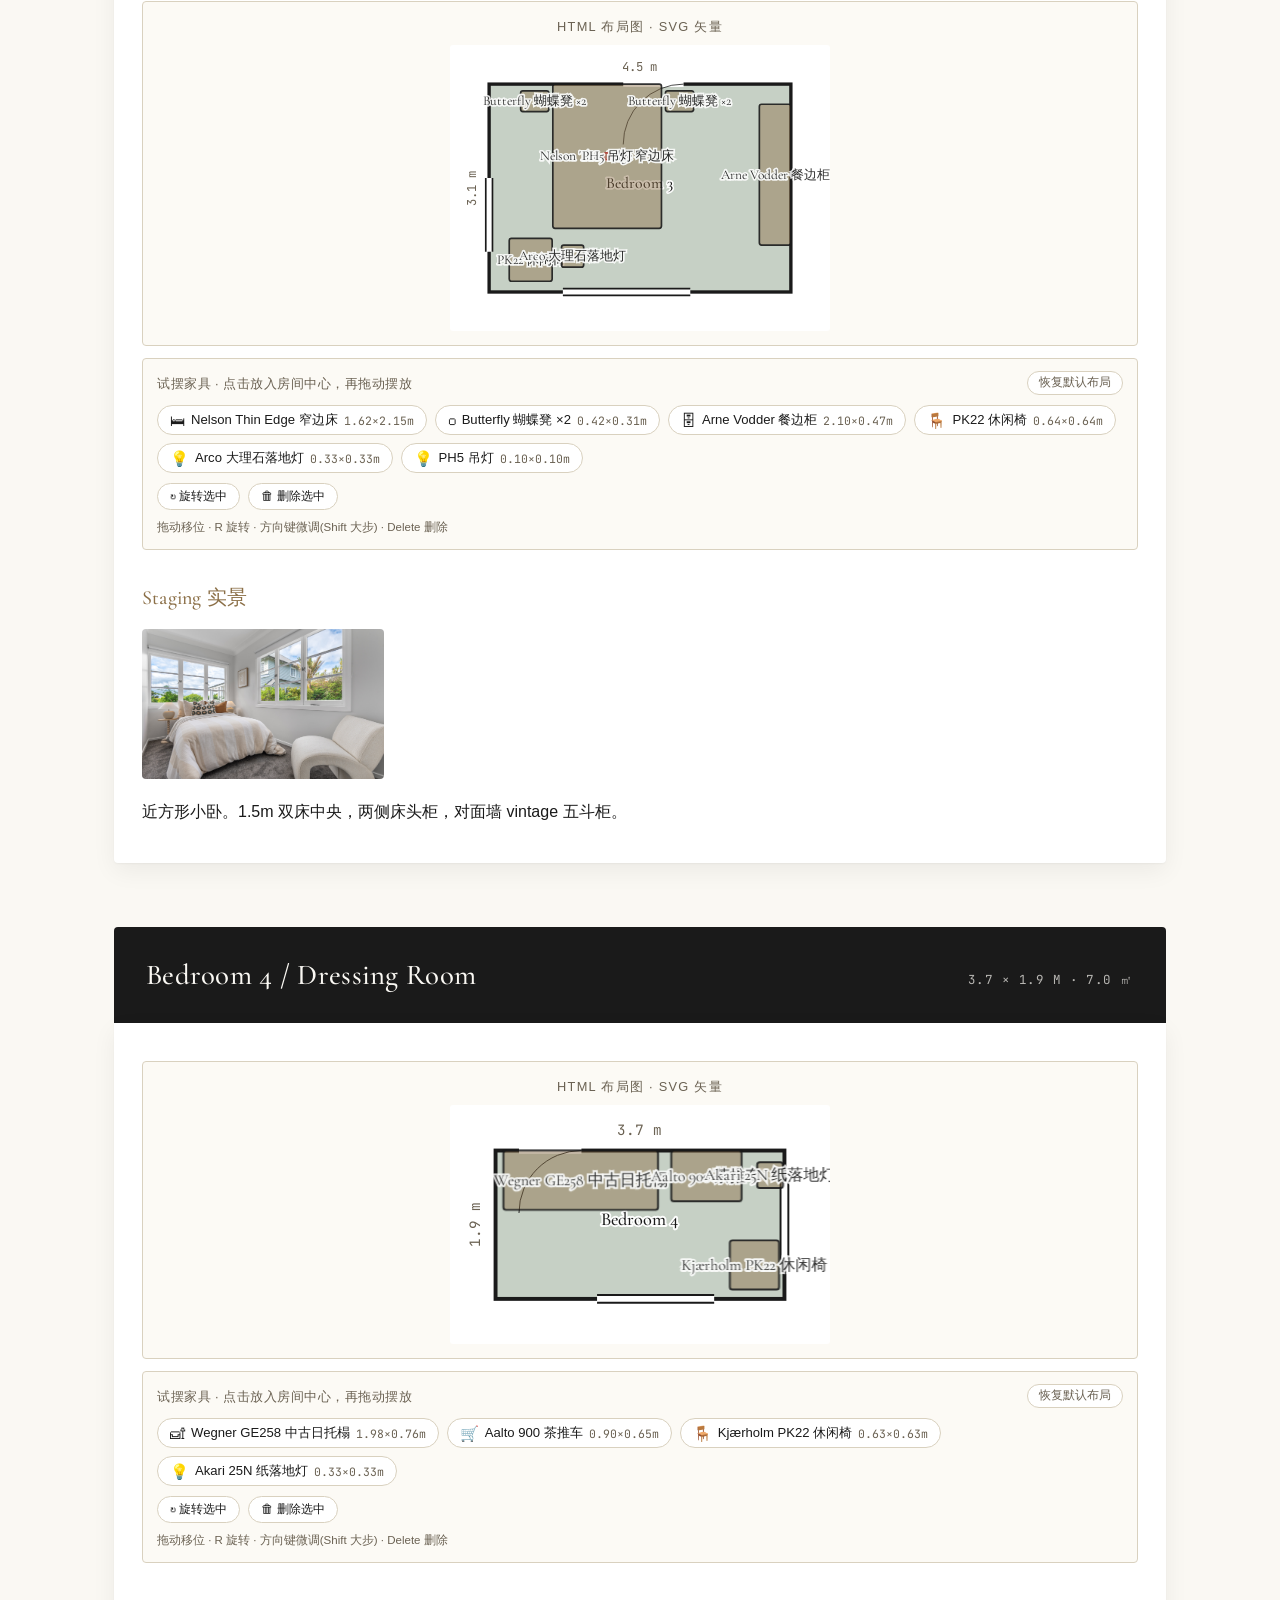
<file: plans.html>
<!doctype html>
<html lang="zh-CN">
<head>
<meta charset="utf-8">
<meta name="viewport" content="width=device-width,initial-scale=1">
<title>方案 · 106 Victoria Ave</title>
<link rel="preconnect" href="https://fonts.googleapis.com">
<link rel="preconnect" href="https://fonts.gstatic.com" crossorigin>
<link href="https://fonts.googleapis.com/css2?family=Cormorant+Garamond:wght@400;500;600&family=JetBrains+Mono:wght@400&display=swap" rel="stylesheet">
<link rel="stylesheet" href="assets/css/style.css">
<style>
  .toc{background:#fff;padding:20px 28px;box-shadow:var(--shadow);border-radius:4px;margin:24px 0 32px}
  .toc h3{margin:0 0 12px;font-size:1rem;color:var(--muted);letter-spacing:.1em;text-transform:uppercase}
  .toc ul{list-style:none;padding:0;margin:0;display:grid;grid-template-columns:repeat(auto-fill,minmax(220px,1fr));gap:8px}
  .toc li{font-size:.92rem}
  .toc a{display:block;padding:6px 10px;border-radius:3px;color:var(--ink);border:none}
  .toc a:hover{background:var(--paper);color:var(--gold)}

  .room-section{margin:40px 0 64px;scroll-margin-top:80px}
  .room-header{
    background:#1a1a1a;color:#faf8f3;padding:24px 32px;border-radius:4px 4px 0 0;
    display:flex;flex-wrap:wrap;justify-content:space-between;align-items:baseline;gap:12px;
  }
  .room-header h2{font-family:"Cormorant Garamond",serif;font-weight:500;color:#faf8f3;border:none;margin:0;padding:0;font-size:1.8rem}
  .room-header .meta{font-size:.78rem;letter-spacing:.12em;text-transform:uppercase;opacity:.7;font-family:"JetBrains Mono",monospace}
  .room-content{background:#fff;padding:24px 28px 28px;border-radius:0 0 4px 4px;box-shadow:var(--shadow)}

  .fp-zoom{background:#fcfaf5;border:1px solid #d9d1bf;border-radius:4px;padding:14px;margin:14px 0 20px;text-align:center}
  .fp-zoom img{max-width:100%;border-radius:3px;display:block;margin:0 auto;cursor:zoom-in}
  .fp-zoom .cap{color:var(--muted);font-size:.85rem;margin-top:8px}

  .staging-grid{display:grid;grid-template-columns:repeat(auto-fill,minmax(200px,1fr));gap:10px;margin:14px 0 20px}
  .staging-thumb{display:block;height:150px;overflow:hidden;border-radius:4px;cursor:zoom-in;background:#eee;border:none}
  .staging-thumb img{width:100%;height:100%;object-fit:cover;display:block;transition:transform .35s}
  .staging-thumb:hover img{transform:scale(1.04)}

  .candidate-grid{display:grid;grid-template-columns:repeat(auto-fit,minmax(280px,1fr));gap:14px;margin:18px 0}
  .candidate{background:var(--paper);padding:16px 18px;border-radius:4px;border-left:3px solid var(--gold)}
  .candidate.kept{border-left-color:#1a1a1a}
  .candidate.alt{border-left-color:#c8bda3}
  .candidate h4{font-family:"Cormorant Garamond",serif;font-weight:500;font-size:1.1rem;margin:0 0 4px}
  .candidate h4 a{color:inherit;text-decoration:none;border-bottom:1px solid transparent;transition:border-color .2s,color .2s}
  .candidate h4 a:hover{border-color:var(--gold);color:var(--gold)}
  .candidate h4 a::after{content:" ↗";color:var(--gold);font-size:.8em;opacity:.7;margin-left:.15em}
  .candidate .c-meta{color:var(--muted);font-size:.82rem;margin:.2em 0 .5em}
  .candidate .c-price{font-family:"Cormorant Garamond",serif;color:var(--gold);font-size:1.15rem}
  .candidate .c-note{font-size:.85rem;color:var(--muted);margin:.3em 0}
  .candidate a{display:inline-block;font-size:.76rem;padding:3px 9px;border:1px solid var(--rule);border-radius:99px;color:var(--ink);margin-top:6px;margin-right:5px}
  .candidate a:hover{border-color:var(--gold);color:var(--gold)}


  .plan-card{background:var(--paper);border-left:4px solid var(--gold);padding:20px 24px;margin:16px 0;border-radius:0 4px 4px 0}
  .plan-card.plan-a{border-left-color:#1a1a1a}
  .plan-card.plan-b{border-left-color:#8b6f47}
  .plan-card.plan-c{border-left-color:#c8bda3}
  .plan-tag{display:inline-block;font-family:"Cormorant Garamond",serif;font-size:1.6rem;color:var(--gold);line-height:1;margin-right:.4em;vertical-align:middle}
  .plan-card h3{font-family:"Cormorant Garamond",serif;font-weight:500;font-size:1.3rem;margin:0 0 10px;color:var(--ink)}
  .plan-card .tier{font-size:.74rem;color:var(--gold);letter-spacing:.12em;text-transform:uppercase;font-family:inherit}
  .item-line{padding:9px 0;border-bottom:1px dashed var(--rule);display:flex;flex-wrap:wrap;align-items:baseline;gap:.5em}
  .item-line:last-of-type{border-bottom:none}
  .item-line .role{font-family:"Cormorant Garamond",serif;color:var(--gold);min-width:70px;font-size:1rem}
  .item-line a{font-size:.78rem;padding:3px 9px;border:1px solid var(--rule);border-radius:99px;color:var(--ink);margin-left:auto}
  .why{margin-top:12px;padding:10px 14px;background:#fff;border-radius:4px;color:var(--muted);font-size:.9rem}

  .verdict{margin:24px 0 0;padding:18px 22px;background:linear-gradient(135deg,#1a1a1a 0%,#3a2f24 100%);color:#faf8f3;border-radius:4px;font-family:"Cormorant Garamond",serif;font-size:1.1rem;line-height:1.5}
  .verdict .label{font-family:-apple-system,sans-serif;font-size:.7rem;letter-spacing:.18em;text-transform:uppercase;opacity:.6;display:block;margin-bottom:5px}

  .map-table{width:100%;border-collapse:collapse;background:#fff;box-shadow:var(--shadow);border-radius:4px;overflow:hidden;margin:14px 0}
  .map-table th,.map-table td{padding:14px 16px;text-align:left;border-bottom:1px solid var(--rule);font-size:.92rem}
  .map-table th{background:var(--paper);font-weight:500;font-size:.85rem;letter-spacing:.05em;text-transform:uppercase;color:var(--muted)}
  .map-table tr:last-child td{border-bottom:none}


  .svg-room{display:block;max-width:380px;margin:0 auto;background:#fff;border-radius:3px}
  .svg-room image{user-select:none}
  .svg-room .furniture{opacity:.9}

  .lb{position:fixed;inset:0;background:rgba(0,0,0,.92);display:none;align-items:center;justify-content:center;z-index:50;padding:24px}
  .lb.open{display:flex}
  .lb img{max-width:100%;max-height:100%;object-fit:contain}
  .lb-close{position:absolute;top:20px;right:24px;color:#fff;font-size:2rem;cursor:pointer;border:none;background:none}

  /* ===== 动态家具试摆 (Phase 2) ===== */
  .furn-tray{background:#fcfaf5;border:1px solid #d9d1bf;border-radius:4px;padding:12px 14px;margin:-6px 0 20px}
  .furn-tray-head{font-size:.8rem;color:var(--muted);letter-spacing:.04em;display:flex;align-items:center;gap:10px;flex-wrap:wrap;margin-bottom:10px}
  .furn-tray-items{display:flex;flex-wrap:wrap;gap:8px;margin-bottom:10px}
  .tray-item{display:inline-flex;align-items:center;gap:6px;background:#fff;border:1px solid var(--rule);border-radius:99px;padding:5px 12px;font-family:inherit;font-size:.82rem;color:var(--ink);cursor:pointer;transition:border-color .15s,color .15s}
  .tray-item:hover,.tray-item:focus-visible{border-color:var(--gold);color:var(--gold);outline:none}
  .tray-item .ti-icon{font-size:.95rem;line-height:1}
  .tray-item .ti-dim{color:var(--muted);font-family:"JetBrains Mono",monospace;font-size:.72rem}
  .tray-item .ti-src{color:#b8860b;font-size:.64rem;border:1px solid #e3d3a3;border-radius:99px;padding:0 5px;line-height:1.5}
  .furn-tray-actions{display:flex;align-items:center;gap:8px;flex-wrap:wrap}
  .furn-tray-actions button{background:#fff;border:1px solid var(--rule);border-radius:99px;padding:4px 12px;font-family:inherit;font-size:.78rem;color:var(--ink);cursor:pointer}
  .furn-tray-actions button:hover{border-color:var(--gold);color:var(--gold)}
  .furn-reset{margin-left:auto;background:#fff;border:1px solid var(--rule);border-radius:99px;padding:3px 11px;font-family:inherit;font-size:.74rem;color:var(--muted);cursor:pointer}
  .furn-reset:hover{border-color:#b03a2e;color:#b03a2e}
  .furn-hint{color:var(--muted);font-size:.72rem;flex:1 1 100%}
  .svg-room .furn{cursor:grab;touch-action:none}
  .svg-room .furn:active{cursor:grabbing}
  .furn-body{fill:rgba(139,111,71,.5);stroke:#1a1a1a;stroke-width:1.5;transition:fill .12s,stroke .12s}
  .furn-label{font-family:"Cormorant Garamond",serif;font-size:12px;fill:#1a1a1a;pointer-events:none;paint-order:stroke;stroke:#fffffff0;stroke-width:3}
  .furn.selected .furn-body{stroke:#8b6f47;stroke-width:2.5}
  .furn:focus-visible{outline:none}
  .furn:focus-visible .furn-body{stroke:#8b6f47;stroke-width:2.5}
  .furn.bad .furn-body{fill:rgba(176,58,46,.42);stroke:#b03a2e}
  .furn-gaps{pointer-events:none}
  .gap-line{stroke:#6b6253;stroke-width:.8;stroke-dasharray:3 2;opacity:.7}
  .gap-text{font-family:"JetBrains Mono",monospace;font-size:9px;paint-order:stroke;stroke:#faf8f3;stroke-width:2.5}
  .gap-ok{fill:#5a7d4f}.gap-warn{fill:#b8860b}.gap-bad{fill:#b03a2e}
  @media(prefers-reduced-motion:reduce){.furn-body{transition:none}}
  body.furn-hidden .furniture{display:none}

  /* ===== 整屋交互平面图 (Phase 3) ===== */
  .house-plan{position:relative;background:#fff;border-radius:4px;box-shadow:var(--shadow);padding:16px 18px;margin:14px 0 12px}
  .house-controls{display:flex;align-items:center;gap:14px;flex-wrap:wrap;margin-bottom:10px}
  .house-tabs{display:flex;gap:6px;flex-wrap:wrap}
  .house-tab{background:#fff;border:1px solid var(--rule);border-radius:99px;padding:5px 14px;font-family:"Cormorant Garamond",serif;font-size:1rem;color:var(--ink);cursor:pointer;transition:all .15s}
  .house-tab:hover{border-color:var(--gold);color:var(--gold)}
  .house-tab.active{background:#1a1a1a;color:#faf8f3;border-color:#1a1a1a}
  .house-furn-toggle{margin-left:auto;font-size:.82rem;color:var(--muted);display:inline-flex;align-items:center;gap:6px;cursor:pointer;user-select:none}
  .house-furn-toggle input{cursor:pointer}
  .house-stage{background:#fcfaf5;border:1px solid #ece4d2;border-radius:4px;padding:10px}
  .house-svg{display:block;width:100%;max-height:62vh;margin:0 auto}
  .house-room{cursor:pointer}
  .house-room .walls rect{transition:fill .15s,stroke .15s}
  .house-room:hover .walls rect,.house-room:focus-visible .walls rect{fill:#dfe7dc;stroke:#8b6f47;stroke-width:3.5}
  .house-room:focus-visible{outline:none}
  .house-ph rect{fill:#eceae3;stroke:#cfc7b5;stroke-width:1.5;stroke-dasharray:5 4}
  .house-ph text{font-family:"JetBrains Mono",monospace;font-size:11px;fill:#9b927f}
  .house-tip{position:absolute;z-index:5;pointer-events:none;background:#1a1a1a;color:#faf8f3;font-size:.78rem;padding:4px 9px;border-radius:4px;white-space:nowrap;box-shadow:0 2px 8px rgba(0,0,0,.25)}
  .house-note{color:var(--muted);font-size:.74rem;margin-top:8px;line-height:1.45}
  .fp-official{margin:0 0 22px}
  .fp-official>summary{cursor:pointer;color:var(--muted);font-size:.85rem;padding:8px 0;list-style:revert}
  .fp-official>summary:hover{color:var(--gold)}
  .fp-official .fp-zoom{margin-top:10px}
</style>
</head>
<body>



<nav class="nav">
  <div class="nav-inner">
    <div class="brand">106 Victoria Ave <small>Remuera</small></div>
    <div class="nav-links">
      <a href="index.html">首页</a>
      <a href="gallery.html">画廊</a>
      <a href="plans.html" class="active">方案</a>
    </div>
  </div>
</nav>

<main class="wrap" style="padding-top:32px">

  <h1>家具方案总览</h1>
  <p class="lead">
    每个房间一节：Sotheby's floor plan（参考完整图）+ staging 实景照片 + 空间分析 + 候选单品（含价 + NZ 经销商链接）。
    页尾：<a href="#channels">奥克兰 33 家渠道</a>、<a href="#auctions">拍卖行 4 家</a>、<a href="#international">国际平台 7 家</a>、<a href="#provenance">验真保养</a>。
  </p>
  <p class="lead" style="font-size:.95rem">
    <strong>风格基调</strong>：1940s Art Deco / Mediterranean 房屋 + 优先<strong>中古真品 (1930-1980)</strong>或<strong>设计经典持续生产款</strong>。三主线：① 法国 Art Deco · ② 北欧 Mid-century · ③ 意大利后现代。
  </p>

  <h2>完整 Floor Plan</h2>

  <!-- 整屋交互平面图（Phase 3）：JS 渲染；若 JS 失败，下方官方 jpg 仍可用 -->
  <div id="house-plan" class="house-plan"></div>

  <details class="fp-official">
    <summary>📐 Sotheby's 官方原图（approximate · 点击展开 / 放大）</summary>
    <div class="fp-zoom">
      <a class="thumb" data-full="assets/floor-plans/full-floor-plan.jpg" style="border:none">
        <img src="assets/floor-plans/full-floor-plan.jpg" alt="106 Victoria Avenue 完整 floor plan">
      </a>
      <div class="cap">Sotheby's 官方完整布局（FOR VISUAL PURPOSE ONLY）· 上方交互图为按真实相对位置的示意拼合</div>
    </div>
  </details>

  <div class="toc">
    <h3>跳转</h3>
    <ul>
      <li><a href="#kitchen-dining">Kitchen / Dining</a></li>
      <li><a href="#dining">Dining 正式餐厅</a></li>
      <li><a href="#lounge">Lounge 主客厅</a></li>
      <li><a href="#living">Living 起居室</a></li>
      <li><a href="#study">Study 书房</a></li>
      <li><a href="#foyer">玄关 · 入户走廊</a></li>
      <li><a href="#master">Master 主卧</a></li>
      <li><a href="#bedroom-2">Bedroom 2</a></li>
      <li><a href="#bedroom-3">Bedroom 3</a></li>
      <li><a href="#bedroom-4">Bedroom 4 / Dressing</a></li>
      <li><a href="#pool-house">Pool House 独立泳池房</a></li>
      <li><a href="#channels">奥克兰渠道地图</a></li>
    </ul>
  </div>

  <!-- ============ Kitchen / Dining ============ -->
  <section class="room-section" id="kitchen-dining">
    <div class="room-header">
      <h2>Kitchen / Dining 开放餐厅 </h2>
      <span class="meta">餐桌区 4000 × 3800 mm · 总 4.0 × 7.6 m</span>
    </div>
    <div class="room-content">

      <div style="background:#fcfaf5;border:1px solid #d9d1bf;border-radius:4px;padding:14px;margin:14px 0 18px;text-align:center"><div style="font-size:.8rem;color:#6b6253;margin-bottom:8px;letter-spacing:.1em;text-transform:uppercase">HTML 布局图 · SVG 矢量</div><svg class="svg-room" data-room-id="kitchen-dining" viewBox="0 0 310 526" xmlns="http://www.w3.org/2000/svg" preserveAspectRatio="xMidYMid meet"><g class="walls"><rect x="35" y="35" width="240" height="456" fill="#c6d0c5" stroke="#1a1a1a" stroke-width="3"/></g><g class="fixtures"><rect x="35" y="215" width="30" height="240" fill="#bdb39c" stroke="#1a1a1a" stroke-width="1"/><rect x="35" y="455" width="150" height="30" fill="#bdb39c" stroke="#1a1a1a" stroke-width="1"/><rect x="125" y="251" width="48" height="168" fill="#bdb39c" stroke="#1a1a1a" stroke-width="1"/></g><g class="openings"></g><g class="dims" font-family="JetBrains Mono,monospace" font-size="11" fill="#6b6253"><text x="155" y="23" text-anchor="middle">4.0 m</text><text x="23" y="263" text-anchor="middle" transform="rotate(-90 23 263)">7.6 m</text></g><g class="labels"><text x="155" y="263" text-anchor="middle" font-family="Cormorant Garamond,serif" font-size="17" fill="#1a1a1a" font-weight="500" style="paint-order:stroke;stroke:#fffffff0;stroke-width:3">Kitchen / Dining</text></g><g class="furniture"></g></svg></div>

      <h3>Staging 实景照片（3 个视角）</h3>
      <div class="staging-grid">
        <a class="thumb staging-thumb" data-full="房产资料/现场照片/房源_13_1732628.jpg"><img src="房产资料/现场照片/房源_13_1732628.jpg" loading="lazy"></a>
        <a class="thumb staging-thumb" data-full="房产资料/现场照片/房源_12_1732627.jpg"><img src="房产资料/现场照片/房源_12_1732627.jpg" loading="lazy"></a>
        <a class="thumb staging-thumb" data-full="房产资料/现场照片/房源_14_1732629.jpg"><img src="房产资料/现场照片/房源_14_1732629.jpg" loading="lazy"></a>
      </div>

      <p>开放式厨房 + 餐桌区 4×7.6m 纵向。<strong>北半 = 餐桌区</strong>（实测 4×3.8m，含大窗 + 落地门通 deck）·<strong>中部 = 中岛</strong>含吧台椅 ·<strong>南半 = 厨房工作区</strong>（U 型橱柜含水槽朝小窗、灶台、烤箱、洗碗机）。中岛是固定家电不动。计划在角落加冰箱。</p>

    </div>
  </section>

  <!-- ============ 正式 Dining ============ -->
  <section class="room-section" id="dining">
    <div class="room-header">
      <h2>Dining 正式餐厅</h2>
      <span class="meta">4.7 × 4.1 m 标称</span>
    </div>
    <div class="room-content">
      <div style="background:#fcfaf5;border:1px solid #d9d1bf;border-radius:4px;padding:14px;margin:14px 0 18px;text-align:center"><div style="font-size:.8rem;color:#6b6253;margin-bottom:8px;letter-spacing:.1em;text-transform:uppercase">HTML 布局图 · SVG 矢量</div><svg class="svg-room" data-room-id="dining" viewBox="0 0 352 316" xmlns="http://www.w3.org/2000/svg" preserveAspectRatio="xMidYMid meet"><g class="walls"><rect x="35" y="35" width="282" height="246" fill="#c6d0c5" stroke="#1a1a1a" stroke-width="3"/></g><g class="openings"><line x1="83" y1="281" x2="137" y2="281" stroke="#fff" stroke-width="5"/><path d="M83,281 A54,54 0 0,0 137,227" fill="none" stroke="#1a1a1a" stroke-width="0.7"/><line x1="35" y1="125" x2="35" y2="179" stroke="#fff" stroke-width="5"/><path d="M35,125 A54,54 0 0,1 89,179" fill="none" stroke="#1a1a1a" stroke-width="0.7"/></g><g class="dims" font-family="JetBrains Mono,monospace" font-size="11" fill="#6b6253"><text x="176" y="23" text-anchor="middle">4.7 m</text><text x="23" y="158" text-anchor="middle" transform="rotate(-90 23 158)">4.1 m</text></g><g class="labels"><text x="176" y="158" text-anchor="middle" font-family="Cormorant Garamond,serif" font-size="17" fill="#1a1a1a" font-weight="500" style="paint-order:stroke;stroke:#fffffff0;stroke-width:3">Dining</text></g><g class="furniture"></g></svg></div>

      <h3>Staging 实景</h3>
      <div class="staging-grid">
        <a class="thumb staging-thumb" data-full="房产资料/现场照片/房源_10_1732625.jpg"><img src="房产资料/现场照片/房源_10_1732625.jpg" loading="lazy"></a>
      </div>
      <p>独立正式餐厅，近方形 19.3 ㎡。floor plan 显示两侧开放（一侧通 Living + 一侧通 Kitchen），是<strong>过道型</strong>空间。Staging 米色椅 + 深木圆桌 + 白挂镜。建议<strong>圆桌或八角桌</strong>，跟 Kitchen/Dining 日常区<strong>风格区分</strong>：那边现代经典，这边走<strong>古典丹麦中古</strong>。</p>

      <h3>候选单品</h3>
      <div class="candidate-grid">
        <article class="candidate kept">
          <h4><a href="https://www.mrbigglesworthy.co.nz/shop-vintage" target="_blank">🌟🇳🇿 Hans Wegner The Chair JH-503 ×6</a></h4>
          <div class="c-meta">Wegner · 1949 · Johannes Hansen 早期原版</div>
          <div class="c-price">NZ$31,500 整组 · 投资级 ★★★ 至尊</div>
          <div class="c-note">Mr Bigg 现货 · 史称世上最美椅，整组 6 把成套极罕见。</div>
        </article>
        <article class="candidate kept">
          <h4><a href="https://www.mrbigglesworthy.co.nz/product/bruno-mathsson-maria-extending-dining-table-by-firma-karl-mathsson" target="_blank">🇳🇿 Bruno Mathsson "Maria" 桌</a></h4>
          <div class="c-meta">Mathsson · 1938 · Firma Karl Mathsson</div>
          <div class="c-price">NZ$9,650 · 投资级 ★★★</div>
          <div class="c-note">Mr Bigg 现货 · 瑞典前卫祖师爷代表作。</div>
        </article>
        <article class="candidate kept">
          <h4><a href="https://www.mrbigglesworthy.co.nz/product/six-stunning-kai-kristiansen-universe-301-dining-chairs-by-magnus-olesen" target="_blank">🇳🇿 Kai Kristiansen Universe 301 ×6</a></h4>
          <div class="c-meta">Kristiansen · 1966 · Magnus Olesen</div>
          <div class="c-price">NZ$7,500 整组 · 投资级 ★★★</div>
        </article>
        <article class="candidate alt">
          <h4><a href="https://ecc.co.nz/" target="_blank">Serge Mouille 三臂吊灯</a></h4>
          <div class="c-meta">Mouille · 1953 · DCW 重制</div>
          <div class="c-price">NZ$8-12k · 投资级 ★★★</div>
        </article>
      </div>
    </div>
  </section>

  <!-- ============ Lounge ============ -->
  <section class="room-section" id="lounge">
    <div class="room-header">
      <h2>Lounge 主客厅</h2>
      <span class="meta">5.2 × 6.8 m 标称 · 35.4 ㎡</span>
    </div>
    <div class="room-content">
      <div style="background:#fcfaf5;border:1px solid #d9d1bf;border-radius:4px;padding:14px;margin:14px 0 18px;text-align:center"><div style="font-size:.8rem;color:#6b6253;margin-bottom:8px;letter-spacing:.1em;text-transform:uppercase">HTML 布局图 · SVG 矢量</div><svg class="svg-room" data-room-id="lounge" viewBox="0 0 382 478" xmlns="http://www.w3.org/2000/svg" preserveAspectRatio="xMidYMid meet"><g class="walls"><rect x="35" y="35" width="312" height="408" fill="#c6d0c5" stroke="#1a1a1a" stroke-width="3"/></g><g class="openings"><line x1="137" y1="35" x2="234" y2="35" stroke="#fff" stroke-width="6"/><line x1="137" y1="32" x2="234" y2="32" stroke="#1a1a1a" stroke-width="1.5"/><line x1="137" y1="38" x2="234" y2="38" stroke="#1a1a1a" stroke-width="1.5"/><line x1="35" y1="219" x2="35" y2="264" stroke="#fff" stroke-width="5"/><path d="M35,219 A46,46 0 0,1 81,264" fill="none" stroke="#1a1a1a" stroke-width="0.7"/><line x1="347" y1="73" x2="347" y2="119" stroke="#fff" stroke-width="5"/><path d="M347,73 A46,46 0 0,0 301,119" fill="none" stroke="#1a1a1a" stroke-width="0.7"/><line x1="347" y1="155" x2="347" y2="243" stroke="#fff" stroke-width="5"/><path d="M347,155 A88,88 0 0,0 259,243" fill="none" stroke="#1a1a1a" stroke-width="0.7"/><line x1="347" y1="301" x2="347" y2="390" stroke="#fff" stroke-width="5"/><path d="M347,301 A89,89 0 0,0 258,390" fill="none" stroke="#1a1a1a" stroke-width="0.7"/></g><g class="dims" font-family="JetBrains Mono,monospace" font-size="11" fill="#6b6253"><text x="191" y="23" text-anchor="middle">5.2 m</text><text x="23" y="239" text-anchor="middle" transform="rotate(-90 23 239)">6.8 m</text></g><g class="labels"><text x="191" y="239" text-anchor="middle" font-family="Cormorant Garamond,serif" font-size="22" fill="#1a1a1a" font-weight="500" style="paint-order:stroke;stroke:#fffffff0;stroke-width:3">Lounge</text></g><g class="furniture"></g></svg></div>

      <h3>Staging 实景</h3>
      <div class="staging-grid">
        <a class="thumb staging-thumb" data-full="房产资料/现场照片/房源_09_1732623.jpg"><img src="房产资料/现场照片/房源_09_1732623.jpg" loading="lazy"></a>
      </div>
      <p>房子最大的会客空间。floor plan 显示<strong>入口从南面 Entry 进</strong>，<strong>北墙有白色壁炉</strong>（staging 可见 + 圆镜），双窗朝南。大尺度沙发 + 1-2 把<strong>戏剧性收藏单椅</strong> + 真材实料咖啡桌。预算分配 25-30%。</p>

      <h3>候选单品</h3>
      <div class="candidate-grid">
        <article class="candidate kept">
          <h4><a href="https://matisse.co.nz/camaleonda-sofa/" target="_blank">B&B Italia Camaleonda 模块沙发</a></h4>
          <div class="c-meta">Bellini · 1970 / 2020 重生产</div>
          <div class="c-price">NZ$25-40k · 设计经典 ★★</div>
        </article>
        <article class="candidate kept">
          <h4><a href="https://www.mrbigglesworthy.co.nz/product/iconic-florence-knoll-leather-sofa-by-knoll-international" target="_blank">🇳🇿 Florence Knoll Leather Sofa</a></h4>
          <div class="c-meta">Florence Knoll · 1954 真品</div>
          <div class="c-price">NZ$9,500 · 投资级 ★★★</div>
          <div class="c-note">Mr Bigg 现货 · 包豪斯 + 美式现代鼻祖</div>
        </article>
        <article class="candidate kept">
          <h4><a href="https://www.mrbigglesworthy.co.nz/shop-vintage" target="_blank">🇳🇿 Wegner Papa Bear vintage</a></h4>
          <div class="c-meta">Wegner · 1951 早期 AP Stolen</div>
          <div class="c-price">NZ$12-25k · 投资级 ★★★</div>
        </article>
        <article class="candidate kept">
          <h4><a href="https://www.mrbigglesworthy.co.nz/product/pair-of-hvidt-molgaard-nielsen-ax-lounge-chair-by-fritz-hansen" target="_blank">🇳🇿 Hvidt & Mølgaard 'Ax' 一对</a></h4>
          <div class="c-meta">Hvidt & Mølgaard · 1947 · Fritz Hansen</div>
          <div class="c-price">NZ$7,500 一对 · 投资级 ★★★</div>
        </article>
        <article class="candidate kept">
          <h4><a href="https://www.mrbigglesworthy.co.nz/product/coveted-afra-and-tobia-scarpa-model-771-coffee-table-by-cassina" target="_blank">🇳🇿 Afra & Tobia Scarpa Model 771 咖啡桌</a></h4>
          <div class="c-meta">Scarpa · 1964 · Cassina</div>
          <div class="c-price">NZ$2,950 · 投资级 ★★★</div>
        </article>
        <article class="candidate alt">
          <h4><a href="https://ecc.co.nz/lighting/indoor-lighting/floor-lamps/arco-floor-lamp" target="_blank">Achille Castiglioni Arco 落地灯</a></h4>
          <div class="c-meta">Castiglioni · 1962 · Flos</div>
          <div class="c-price">NZ$5-7k · 设计经典 ★★</div>
        </article>
      </div>
    </div>
  </section>

  <!-- ============ Living ============ -->
  <section class="room-section" id="living">
    <div class="room-header">
      <h2>Living 起居室 / 媒体室</h2>
      <span class="meta">4.3 × 6.9 m 标称 · 29.7 ㎡</span>
    </div>
    <div class="room-content">
      <div style="background:#fcfaf5;border:1px solid #d9d1bf;border-radius:4px;padding:14px;margin:14px 0 18px;text-align:center"><div style="font-size:.8rem;color:#6b6253;margin-bottom:8px;letter-spacing:.1em;text-transform:uppercase">HTML 布局图 · SVG 矢量</div><svg class="svg-room" data-room-id="living" viewBox="0 0 328 484" xmlns="http://www.w3.org/2000/svg" preserveAspectRatio="xMidYMid meet"><g class="walls"><rect x="35" y="35" width="258" height="414" fill="#c6d0c5" stroke="#1a1a1a" stroke-width="3"/></g><g class="openings"><line x1="94" y1="35" x2="231" y2="35" stroke="#fff" stroke-width="6"/><line x1="94" y1="32" x2="231" y2="32" stroke="#1a1a1a" stroke-width="1.5"/><line x1="94" y1="38" x2="231" y2="38" stroke="#1a1a1a" stroke-width="1.5"/><line x1="132" y1="449" x2="226" y2="449" stroke="#fff" stroke-width="6"/><line x1="132" y1="446" x2="226" y2="446" stroke="#1a1a1a" stroke-width="1.5"/><line x1="132" y1="452" x2="226" y2="452" stroke="#1a1a1a" stroke-width="1.5"/><line x1="35" y1="363" x2="35" y2="403" stroke="#fff" stroke-width="5"/><path d="M35,363 A40,40 0 0,1 75,403" fill="none" stroke="#1a1a1a" stroke-width="0.7"/><line x1="293" y1="154" x2="293" y2="317" stroke="#fff" stroke-width="6"/><line x1="290" y1="154" x2="290" y2="317" stroke="#1a1a1a" stroke-width="1.5"/><line x1="296" y1="154" x2="296" y2="317" stroke="#1a1a1a" stroke-width="1.5"/></g><g class="dims" font-family="JetBrains Mono,monospace" font-size="11" fill="#6b6253"><text x="164" y="23" text-anchor="middle">4.3 m</text><text x="23" y="242" text-anchor="middle" transform="rotate(-90 23 242)">6.9 m</text></g><g class="labels"><text x="164" y="242" text-anchor="middle" font-family="Cormorant Garamond,serif" font-size="18" fill="#1a1a1a" font-weight="500" style="paint-order:stroke;stroke:#fffffff0;stroke-width:3">Living</text></g><g class="furniture"></g></svg></div>

      <h3>Staging 实景</h3>
      <div class="staging-grid">
        <a class="thumb staging-thumb" data-full="房产资料/现场照片/房源_11_1732626.jpg"><img src="房产资料/现场照片/房源_11_1732626.jpg" loading="lazy"></a>
      </div>
      <p>从 Lounge 或 Dining 进入，比 Lounge 略小，更日常。staging 显示双窗朝南 + 矮天花，<strong>floor plan 西墙有壁炉墙 + 电视位</strong>。建议<strong>可天天用的中古沙发</strong>（不挑剔好坐）+ 单椅一对 + 圆茶几。</p>

      <h3>候选单品</h3>
      <div class="candidate-grid">
        <article class="candidate kept">
          <h4><a href="https://www.mrbigglesworthy.co.nz/product/iconic-ole-wanscher-senator-sofa-by-poul-jeppesen" target="_blank">🇳🇿 Ole Wanscher "Senator" 沙发</a></h4>
          <div class="c-meta">Wanscher · 1951 · Poul Jeppesen</div>
          <div class="c-price">NZ$5,750 · 投资级 ★★★</div>
        </article>
        <article class="candidate kept">
          <h4><a href="https://www.mrbigglesworthy.co.nz/product/refined-grete-jalk-model-118-sofa-by-france-son" target="_blank">🇳🇿 Grete Jalk Model 118 沙发</a></h4>
          <div class="c-meta">Jalk · 1964 · France & Søn</div>
          <div class="c-price">NZ$6,250 · 投资级 ★★★</div>
        </article>
        <article class="candidate alt">
          <h4><a href="https://cultdesign.co.nz/products/ph5-pendant" target="_blank">Louis Poulsen PH 5</a></h4>
          <div class="c-meta">Henningsen · 1958 · Louis Poulsen</div>
          <div class="c-price">NZ$1.5-2k · 设计经典 ★★</div>
        </article>
      </div>
    </div>
  </section>

  <!-- ============ Study ============ -->
  <section class="room-section" id="study">
    <div class="room-header">
      <h2>Study 书房</h2>
      <span class="meta">4.2 × 3.3 m 标称 · 13.9 ㎡</span>
    </div>
    <div class="room-content">
      <div style="background:#fcfaf5;border:1px solid #d9d1bf;border-radius:4px;padding:14px;margin:14px 0 18px;text-align:center"><div style="font-size:.8rem;color:#6b6253;margin-bottom:8px;letter-spacing:.1em;text-transform:uppercase">HTML 布局图 · SVG 矢量</div><svg class="svg-room" data-room-id="study" viewBox="0 0 322 268" xmlns="http://www.w3.org/2000/svg" preserveAspectRatio="xMidYMid meet"><g class="walls"><rect x="35" y="35" width="252" height="198" fill="#c6d0c5" stroke="#1a1a1a" stroke-width="3"/></g><g class="fixtures"><rect x="35" y="35" width="9" height="198" fill="#bdb39c" stroke="#1a1a1a" stroke-width="1"/><rect x="278" y="35" width="9" height="198" fill="#bdb39c" stroke="#1a1a1a" stroke-width="1"/></g><g class="openings"><line x1="64" y1="35" x2="122" y2="35" stroke="#fff" stroke-width="5"/><path d="M64,35 A58,58 0 0,1 122,93" fill="none" stroke="#1a1a1a" stroke-width="0.7"/><line x1="160" y1="35" x2="244" y2="35" stroke="#fff" stroke-width="5"/><path d="M160,35 A85,85 0 0,1 244,120" fill="none" stroke="#1a1a1a" stroke-width="0.7"/></g><g class="dims" font-family="JetBrains Mono,monospace" font-size="11" fill="#6b6253"><text x="161" y="23" text-anchor="middle">4.2 m</text><text x="23" y="134" text-anchor="middle" transform="rotate(-90 23 134)">3.3 m</text></g><g class="labels"><text x="161" y="134" text-anchor="middle" font-family="Cormorant Garamond,serif" font-size="14" fill="#1a1a1a" font-weight="500" style="paint-order:stroke;stroke:#fffffff0;stroke-width:3">Study</text></g><g class="furniture"></g></svg></div>

      <h3>Staging 实景</h3>
      <div class="staging-grid">
        <a class="thumb staging-thumb" data-full="房产资料/现场照片/房源_15_1732630.jpg"><img src="房产资料/现场照片/房源_15_1732630.jpg" loading="lazy"></a>
      </div>
      <p>★ 隐藏宝藏。staging 显示<strong>整面深色木镶板 + 内置书柜 + 搁架</strong>（1940s 真材），房间本身就是中古风格底子。建议不再加书柜（已有），只投<strong>厚实书桌 + 阅读椅配脚凳 + 矮台灯</strong>三件。</p>

      <h3>候选单品</h3>
      <div class="candidate-grid">
        <article class="candidate kept">
          <h4><a href="https://www.mrbigglesworthy.co.nz/product/sharp-gunni-omann-model-76-executive-desk-by-omann-jun" target="_blank">🇳🇿 Gunni Omann Model 76 Executive Desk</a></h4>
          <div class="c-meta">Omann · 1960 · Omann Jun Denmark</div>
          <div class="c-price">NZ$6,250 · 投资级 ★★★</div>
          <div class="c-note">Mr Bigg 现货 · 跟深木镶板完美呼应</div>
        </article>
        <article class="candidate alt">
          <h4><a href="https://www.1stdibs.com/creators/pierre-jeanneret/furniture/" target="_blank">Pierre Jeanneret 钱迪加尔书桌</a></h4>
          <div class="c-meta">Jeanneret · 1955-60 · 印度柚木</div>
          <div class="c-price">NZ$10-25k + 海运</div>
        </article>
        <article class="candidate kept">
          <h4><a href="https://www.mrbigglesworthy.co.nz/shop-vintage" target="_blank">🇳🇿 Wegner Papa Bear · 阅读椅</a></h4>
          <div class="c-meta">Wegner · 1951 · PP Møbler</div>
          <div class="c-price">NZ$12-25k 原版 · 投资级 ★★★</div>
        </article>
      </div>
    </div>
  </section>

  <!-- ============ Foyer / 玄关 ============ -->
  <section class="room-section" id="foyer">
    <div class="room-header">
      <h2>玄关 · 入户走廊</h2>
      <span class="meta">约 3.8 × 5.2 m · 左弧形楼梯 · 两间 Store + 客厅门</span>
    </div>
    <div class="room-content">
      <div style="background:#fcfaf5;border:1px solid #d9d1bf;border-radius:4px;padding:14px;margin:14px 0 18px;text-align:center"><div style="font-size:.8rem;color:#6b6253;margin-bottom:8px;letter-spacing:.1em;text-transform:uppercase">HTML 布局图 · SVG 矢量</div><svg class="svg-room" data-room-id="foyer" viewBox="0 0 300 384" xmlns="http://www.w3.org/2000/svg" preserveAspectRatio="xMidYMid meet"><g class="walls"><rect x="35" y="35" width="230" height="314" fill="#c6d0c5" stroke="#1a1a1a" stroke-width="3"/><rect x="35" y="87" width="75" height="74" fill="#b5c5b3" stroke="#1a1a1a" stroke-width="2"/><rect x="173" y="35" width="92" height="64" fill="#b5c5b3" stroke="#1a1a1a" stroke-width="2"/></g><g class="fixtures"><polygon points="35,161 110,161 110,275 142,275 142,347 35,347" fill="#bdb39c" stroke="#1a1a1a" stroke-width="1"/><line x1="35" y1="177.91" x2="110" y2="177.91" stroke="#1a1a1a" stroke-width="0.8"/><line x1="35" y1="194.82" x2="110" y2="194.82" stroke="#1a1a1a" stroke-width="0.8"/><line x1="35" y1="211.73" x2="110" y2="211.73" stroke="#1a1a1a" stroke-width="0.8"/><line x1="35" y1="228.64" x2="110" y2="228.64" stroke="#1a1a1a" stroke-width="0.8"/><line x1="35" y1="245.55" x2="110" y2="245.55" stroke="#1a1a1a" stroke-width="0.8"/><line x1="35" y1="262.45" x2="110" y2="262.45" stroke="#1a1a1a" stroke-width="0.8"/><line x1="35" y1="279.36" x2="142" y2="279.36" stroke="#1a1a1a" stroke-width="0.8"/><line x1="35" y1="296.27" x2="142" y2="296.27" stroke="#1a1a1a" stroke-width="0.8"/><path d="M35,313.18 Q88.5,320.18 142,313.18" fill="none" stroke="#1a1a1a" stroke-width="0.8"/><path d="M35,330.09 Q88.5,337.09 142,330.09" fill="none" stroke="#1a1a1a" stroke-width="0.8"/><line x1="110" y1="275" x2="60" y2="347" stroke="#1a1a1a" stroke-width="0.7"/><path d="M72.5,271 L72.5,169 M68.5,176 L72.5,169 L76.5,176" fill="none" stroke="#1a1a1a" stroke-width="1"/></g><g class="iwalls"><line x1="110" y1="87" x2="110" y2="275" stroke="#1a1a1a" stroke-width="3" stroke-linecap="square"/></g><g class="openings"><line x1="184.4" y1="349" x2="229.4" y2="349" stroke="#fff" stroke-width="5"/><path d="M229.4,349 A45,45 0 0,1 184.4,304" fill="none" stroke="#1a1a1a" stroke-width="0.7"/><line x1="56" y1="87" x2="92" y2="87" stroke="#fff" stroke-width="5"/><path d="M92,87 A36,36 0 0,0 56,123" fill="none" stroke="#1a1a1a" stroke-width="0.7"/><line x1="182" y1="99" x2="218" y2="99" stroke="#fff" stroke-width="5"/><path d="M218,99 A36,36 0 0,1 182,63" fill="none" stroke="#1a1a1a" stroke-width="0.7"/><line x1="265" y1="111.2" x2="265" y2="151.7" stroke="#fff" stroke-width="5"/><line x1="265" y1="111.2" x2="305.5" y2="111.2" stroke="#1a1a1a" stroke-width="1.1"/><path d="M265,151.7 A40.5,40.5 0 0,1 305.5,111.2" fill="none" stroke="#1a1a1a" stroke-width="0.7"/><line x1="265" y1="151.7" x2="265" y2="192.2" stroke="#fff" stroke-width="5"/><line x1="265" y1="192.2" x2="305.5" y2="192.2" stroke="#1a1a1a" stroke-width="1.1"/><path d="M265,151.7 A40.5,40.5 0 0,0 305.5,192.2" fill="none" stroke="#1a1a1a" stroke-width="0.7"/><line x1="35" y1="35" x2="35" y2="86.6" stroke="#fff" stroke-width="6"/><line x1="38" y1="35" x2="38" y2="86.6" stroke="#1a1a1a" stroke-width="1.5"/><line x1="32" y1="35" x2="32" y2="86.6" stroke="#1a1a1a" stroke-width="1.5"/><line x1="56" y1="35" x2="170" y2="35" stroke="#fff" stroke-width="6"/><line x1="56" y1="38" x2="170" y2="38" stroke="#1a1a1a" stroke-width="1.5"/><line x1="56" y1="32" x2="170" y2="32" stroke="#1a1a1a" stroke-width="1.5"/></g><g class="dims" font-family="JetBrains Mono,monospace" font-size="11" fill="#6b6253"><text x="149" y="23" text-anchor="middle">3.8 m</text><text x="23" y="192" text-anchor="middle" transform="rotate(-90 23 192)">5.2 m</text><text x="72" y="128" text-anchor="middle" font-family="Cormorant Garamond,serif" font-size="8" fill="#1a1a1a" font-weight="500">Store</text><text x="219" y="70" text-anchor="middle" font-family="Cormorant Garamond,serif" font-size="8" fill="#1a1a1a" font-weight="500">Store</text><text x="72" y="258" text-anchor="middle" font-family="Cormorant Garamond,serif" font-size="9" fill="#1a1a1a" font-weight="500">楼梯</text><text x="232" y="150" text-anchor="middle" font-family="-apple-system" font-size="7" fill="#6b6253">客厅→</text><text x="60" y="58" text-anchor="middle" font-family="-apple-system" font-size="8" fill="#6b6253">过道</text><text x="200" y="340" text-anchor="middle" font-family="-apple-system" font-size="9" fill="#6b6253">Entry</text></g><g class="labels"><text x="170" y="255" text-anchor="middle" font-family="Cormorant Garamond,serif" font-size="13" fill="#1a1a1a" font-weight="500" style="paint-order:stroke;stroke:#fffffff0;stroke-width:3">Foyer</text></g><g class="furniture"></g></svg></div>

      <h3>Staging 实景</h3>
      <div class="staging-grid">
        <a class="thumb staging-thumb" data-full="房产资料/现场照片/房源_07_1732621.jpg"><img src="房产资料/现场照片/房源_07_1732621.jpg" loading="lazy"></a>
      </div>
      <p>进门第一印象，约 3.8 × 5.2 m 的开阔入户厅。布局（按中介图）：<strong>弧形楼梯在左下角</strong>（贴 Study 墙、转折直跑、右侧有墙、底部转折平台向入户厅凸出 + 弧形踏步上二楼）；<strong>楼梯上端下方藏一间储物间</strong>（门朝左上过道）；<strong>右上另有一间储物间正对入户门</strong>，<strong>其东墙下端紧挨着通 Living 客厅的双开门（内开向客厅）</strong>；<strong>入户门在南墙偏东</strong>；东墙下段通 Lounge。东/中为开放入户厅。staging 实景（房源_07）：深色木质入户门 + 弧形地毯踏步 + 东墙一字条案 + 大圆镜 + 圆形地毯，抛光石材地坪。家具贴东墙、低体量，让出楼梯与动线。家具布置：<strong>Warm Nordic Herringbone 条案 + 上方大圆镜靠楼梯墙</strong>（面向入户厅），<strong>换鞋长凳/雕塑凳靠东墙</strong>（客厅门下方）——两侧对望、<strong>中部留给圆地毯</strong>锚定落脚区，均不堵楼梯与入户动线；楼梯井挑空处一盏<strong>雕塑吊灯（Trubridge Coral）</strong>，条案上再加一盏<strong>暖光台灯</strong>做分层照明。客厅双开门<strong>内开向客厅</strong>。延续全屋 1940s Art Deco × 北欧中古基调。</p>

      <h3>候选单品</h3>
      <div class="candidate-grid">
        <article class="candidate kept">
          <h4><a href="https://www.goodform.co.nz/product/warm-nordic-sale-herringbone-tile-console-table-soft-powder" target="_blank">✅🇳🇿 Warm Nordic Herringbone Tile Console (Soft Powder)</a></h4>
          <div class="c-meta">Charlotte Høncke · Warm Nordic · 瓷砖人字纹 + 粉末涂层钢</div>
          <div class="c-meta">L 1000 × D 350 × H 800 mm · 窄进深贴东墙</div>
          <div class="c-price">Good Form 现货特价 · 已选定</div>
          <div class="c-note">入户主角：贴东墙（客厅双开门下方），上方挂大圆镜。粉色调呼应 1940s 地中海外墙。</div>
        </article>
        <article class="candidate kept">
          <h4><a href="https://www.davidshaw.co.nz/" target="_blank">大圆镜 Round Mirror · Ø900–1100</a></h4>
          <div class="c-meta">黑/黄铜细框圆镜 · 呼应实景房源_07</div>
          <div class="c-price">NZ$600–1,800 · 软装</div>
          <div class="c-note">David Shaw / Città / Simon James 现货 · 挂条案正上方，反光把楼梯井天光带进厅。</div>
        </article>
        <article class="candidate kept">
          <h4><a href="https://www.cittadesign.com/" target="_blank">圆形羊毛地毯 Round Rug · Ø2000–2400</a></h4>
          <div class="c-meta">素色/低绒羊毛圆毯 · 锚定入户落脚区</div>
          <div class="c-price">NZ$1,200–3,500 · 软装</div>
          <div class="c-note">Città / Nodi / Armadillo（@ Simon James）· 压在抛光石材 + 地毯交界，界定入户范围、收住动线。</div>
        </article>
        <article class="candidate alt">
          <h4><a href="https://www.mrbigglesworthy.co.nz/shop-vintage" target="_blank">🇳🇿 中古柚木换鞋长凳 / 一对雕塑凳</a></h4>
          <div class="c-meta">丹麦中古长凳 ~1100×400 · 或 Kristiansen/Wegner 凳一对</div>
          <div class="c-price">NZ$1,200–3,000 · 设计经典 ★★</div>
          <div class="c-note">Mr Bigg / Cult 现货 · 进门换鞋 + 临时置物，下方塞藤编筐。低体量、让出动线。</div>
        </article>
        <article class="candidate kept">
          <h4><a href="https://davidtrubridge.com/" target="_blank">🇳🇿 楼梯井雕塑吊灯 (Trubridge Coral / Flos)</a></h4>
          <div class="c-meta">挑空楼梯井一盏雕塑吊灯 · 长吊缆垂下</div>
          <div class="c-price">NZ$1,500–4,000 · NZ 设计经典 ★★</div>
          <div class="c-note">David Trubridge Coral（NZ 本土 icon）/ ECC Flos · 占住双层挑空、撑起入户仪式感。</div>
        </article>
        <article class="candidate alt">
          <h4><a href="https://ecc.co.nz/" target="_blank">条案台灯 Table Lamp (Flos / 陶瓷)</a></h4>
          <div class="c-meta">条案上一盏暖光小台灯 · 夜间迎客柔光</div>
          <div class="c-price">NZ$400–1,500 · 软装</div>
          <div class="c-note">ECC / Simon James · 配合吊灯做分层照明，傍晚只开台灯即温馨。</div>
        </article>
      </div>
    </div>
  </section>

  <!-- ============ Master ============ -->
  <section class="room-section" id="master">
    <div class="room-header">
      <h2>Master 主卧 </h2>
      <span class="meta">3.5 × 5.5 m + 卫浴 2.0 × 2.5 + Walk-in 2.0 × 1.4 m</span>
    </div>
    <div class="room-content">
      <div style="background:#fcfaf5;border:1px solid #d9d1bf;border-radius:4px;padding:14px;margin:14px 0 18px;text-align:center"><div style="font-size:.8rem;color:#6b6253;margin-bottom:8px;letter-spacing:.1em;text-transform:uppercase">HTML 布局图 · SVG 矢量</div><svg class="svg-room" data-room-id="master" viewBox="0 0 580 310" xmlns="http://www.w3.org/2000/svg" preserveAspectRatio="xMidYMid meet"><g class="walls"><rect x="275" y="35" width="270" height="240" fill="#c6d0c5" stroke="#1a1a1a" stroke-width="3"/><rect x="155" y="191" width="120" height="84" fill="#b5c5b3" stroke="#1a1a1a" stroke-width="2"/><rect x="35" y="35" width="120" height="150" fill="#b5c5b3" stroke="#1a1a1a" stroke-width="2"/></g><g class="openings"><line x1="364" y1="35" x2="477" y2="35" stroke="#fff" stroke-width="6"/><line x1="364" y1="32" x2="477" y2="32" stroke="#1a1a1a" stroke-width="1.5"/><line x1="364" y1="38" x2="477" y2="38" stroke="#1a1a1a" stroke-width="1.5"/><line x1="382" y1="275" x2="427" y2="275" stroke="#fff" stroke-width="5"/><path d="M382,275 A44,44 0 0,0 427,231" fill="none" stroke="#1a1a1a" stroke-width="0.7"/><line x1="467" y1="35" x2="521" y2="35" stroke="#fff" stroke-width="5"/><path d="M467,35 A54,54 0 0,1 521,89" fill="none" stroke="#1a1a1a" stroke-width="0.7"/></g><g class="dims" font-family="JetBrains Mono,monospace" font-size="11" fill="#6b6253"><text x="410" y="23" text-anchor="middle">4.5 m</text><text x="263" y="155" text-anchor="middle" transform="rotate(-90 263 155)">4.0 m</text><text x="215" y="231" text-anchor="middle" font-family="Cormorant Garamond,serif" font-size="11" fill="#1a1a1a" font-weight="500">Walk-in</text><text x="215" y="245" text-anchor="middle" font-family="-apple-system" font-size="9" fill="#6b6253">2.0 × 1.4</text><text x="95" y="108" text-anchor="middle" font-family="Cormorant Garamond,serif" font-size="11" fill="#1a1a1a" font-weight="500">Bathroom</text><text x="95" y="122" text-anchor="middle" font-family="-apple-system" font-size="9" fill="#6b6253">2.0 × 2.5</text></g><g class="labels"><text x="410" y="155" text-anchor="middle" font-family="Cormorant Garamond,serif" font-size="17" fill="#1a1a1a" font-weight="500" style="paint-order:stroke;stroke:#fffffff0;stroke-width:3">Master</text></g><g class="furniture"></g></svg></div>

      <h3>Staging 实景</h3>
      <div class="staging-grid">
        <a class="thumb staging-thumb" data-full="房产资料/现场照片/房源_20_1732635.jpg"><img src="房产资料/现场照片/房源_20_1732635.jpg" loading="lazy"></a>
        <a class="thumb staging-thumb" data-full="房产资料/现场照片/房源_17_1732632.jpg"><img src="房产资料/现场照片/房源_17_1732632.jpg" loading="lazy"></a>
      </div>
      <p>4.5×4.0 主卧 + Walk-in 衣帽间嵌在角。staging 显示<strong>大窗远眺 + 弧形木质床头柜 + 浅亚麻床品</strong>。床是核心投资。</p>

      <h3>已看候选 · Poliform @ Studio Italia</h3>
      <div class="candidate-grid">
        <article class="candidate alt">
          <h4><a href="https://www.studioitalia.co.nz/products/kelly" target="_blank">Poliform Kelly Bed (1800)</a></h4>
          <div class="c-meta">Emmanuel Gallina · 圆润 boucle</div>
          <div class="c-meta">W 1970 × D 2300 × H 1000 mm</div>
          <div class="c-price">NZ$ 16,990</div>
          <div class="c-note"><strong>适配 4.5×4.0：</strong>留 1.1m 床头床尾 ✓<br><strong>5 年保值：</strong>-35-45%</div>
        </article>
        <article class="candidate alt">
          <h4><a href="https://www.studioitalia.co.nz/brands/products/latest/100/poliform" target="_blank">Poliform Yume Bed (1800)</a></h4>
          <div class="c-meta">Jean-Marie Massaud · 建筑感 + 皮包边</div>
          <div class="c-meta">L 2880 × D 2160 × H 950 mm · 不含床垫</div>
          <div class="c-price">NZ$ 18,330 + 床垫</div>
          <div class="c-note"><strong>适配 4.5×4.0：</strong>留 0.81m 偏紧 ⚠<br><strong>5 年保值：</strong>-25-35%</div>
        </article>
      </div>

      <h3>建议也去看 · @ Matisse</h3>
      <div class="candidate-grid">
        <article class="candidate kept">
          <h4><a href="https://matisse.co.nz/selene-bed/" target="_blank">Maxalto Selene / Talamo / Alcova Bed</a></h4>
          <div class="c-meta">Antonio Citterio · B&B Italia 高端线</div>
          <div class="c-price">价位接近 Poliform 但保值更好</div>
          <div class="c-note">Citterio 顶级名气 + 收藏稳定性更高。Selene 弧形床头跟拱门呼应</div>
        </article>
        <article class="candidate kept">
          <h4><a href="https://matisse.co.nz/husk-bed" target="_blank">B&B Italia Husk Bed</a></h4>
          <div class="c-meta">Patricia Urquiola · 圆形包覆床头</div>
          <div class="c-price">NZ$ 同档</div>
          <div class="c-note">跟 Kelly 同感觉但品牌组合更保值</div>
        </article>
      </div>

      <h3>最保值路线 · Vintage Art Deco</h3>
      <article class="candidate kept">
        <h4><a href="https://www.mrbigglesworthy.co.nz/shop-vintage" target="_blank">Vintage 法国 Art Deco 床头 (1930-40s)</a></h4>
        <div class="c-meta">真品漆面/镶嵌 + 现代床架 + 高端亚麻</div>
        <div class="c-price">NZ$ 5-8k 总价</div>
        <div class="c-note">跟你 1940s 房子拱门 + 镶板完美年代呼应。总价 1/3 不到，<strong>升值</strong>。</div>
      </article>

      <div class="verdict">
        <span class="label">下一步</span>
        既然在 Parnell，<strong>走 8 分钟到 Matisse 试 Maxalto Apta + B&B Husk</strong>，再回头对比 Poliform。
      </div>
    </div>
  </section>

  <!-- ============ Bedroom 2 ============ -->
  <section class="room-section" id="bedroom-2">
    <div class="room-header">
      <h2>Bedroom 2</h2>
      <span class="meta">4.5 × 4.0 m · 18 ㎡</span>
    </div>
    <div class="room-content">
      <div style="background:#fcfaf5;border:1px solid #d9d1bf;border-radius:4px;padding:14px;margin:14px 0 18px;text-align:center"><div style="font-size:.8rem;color:#6b6253;margin-bottom:8px;letter-spacing:.1em;text-transform:uppercase">HTML 布局图 · SVG 矢量</div><svg class="svg-room" data-room-id="bedroom-2" viewBox="0 0 280 400" xmlns="http://www.w3.org/2000/svg" preserveAspectRatio="xMidYMid meet"><g class="walls"><rect x="35" y="35" width="210" height="330" fill="#c6d0c5" stroke="#1a1a1a" stroke-width="3"/></g><g class="openings"></g><g class="dims" font-family="JetBrains Mono,monospace" font-size="11" fill="#6b6253"><text x="140" y="23" text-anchor="middle">3.5 m</text><text x="23" y="200" text-anchor="middle" transform="rotate(-90 23 200)">5.5 m</text></g><g class="labels"><text x="140" y="200" text-anchor="middle" font-family="Cormorant Garamond,serif" font-size="15" fill="#1a1a1a" font-weight="500" style="paint-order:stroke;stroke:#fffffff0;stroke-width:3">Bedroom 2</text></g><g class="furniture"></g></svg></div>
      <h3>Staging 实景</h3>
      <div class="staging-grid">
        <a class="thumb staging-thumb" data-full="房产资料/现场照片/房源_16_1732631.jpg"><img src="房产资料/现场照片/房源_16_1732631.jpg" loading="lazy"></a>
      </div>
      <p>长方形最适合客房。床头靠短墙（北/远端），留 3-4m 长度给衣柜 + 工作角。</p>
    </div>
  </section>

  <!-- ============ Bedroom 3 ============ -->
  <section class="room-section" id="bedroom-3">
    <div class="room-header">
      <h2>Bedroom 3</h2>
      <span class="meta">4.5 × 3.1 m · 14.0 ㎡</span>
    </div>
    <div class="room-content">
      <div style="background:#fcfaf5;border:1px solid #d9d1bf;border-radius:4px;padding:14px;margin:14px 0 18px;text-align:center"><div style="font-size:.8rem;color:#6b6253;margin-bottom:8px;letter-spacing:.1em;text-transform:uppercase">HTML 布局图 · SVG 矢量</div><svg class="svg-room" data-room-id="bedroom-3" viewBox="0 0 340 256" xmlns="http://www.w3.org/2000/svg" preserveAspectRatio="xMidYMid meet"><g class="walls"><rect x="35" y="35" width="270" height="186" fill="#c6d0c5" stroke="#1a1a1a" stroke-width="3"/></g><g class="openings"><line x1="54" y1="221" x2="113" y2="221" stroke="#fff" stroke-width="5"/><path d="M54,221 A59,59 0 0,0 113,162" fill="none" stroke="#1a1a1a" stroke-width="0.7"/></g><g class="dims" font-family="JetBrains Mono,monospace" font-size="11" fill="#6b6253"><text x="170" y="23" text-anchor="middle">4.5 m</text><text x="23" y="128" text-anchor="middle" transform="rotate(-90 23 128)">3.1 m</text></g><g class="labels"><text x="170" y="128" text-anchor="middle" font-family="Cormorant Garamond,serif" font-size="14" fill="#1a1a1a" font-weight="500" style="paint-order:stroke;stroke:#fffffff0;stroke-width:3">Bedroom 3</text></g><g class="furniture"></g></svg></div>
      <h3>Staging 实景</h3>
      <div class="staging-grid">
        <a class="thumb staging-thumb" data-full="房产资料/现场照片/房源_22_1732637.jpg"><img src="房产资料/现场照片/房源_22_1732637.jpg" loading="lazy"></a>
      </div>
      <p>近方形小卧。1.5m 双床中央，两侧床头柜，对面墙 vintage 五斗柜。</p>
    </div>
  </section>

  <!-- ============ Bedroom 4 ============ -->
  <section class="room-section" id="bedroom-4">
    <div class="room-header">
      <h2>Bedroom 4 / Dressing Room</h2>
      <span class="meta">3.7 × 1.9 m · 7.0 ㎡</span>
    </div>
    <div class="room-content">
      <div style="background:#fcfaf5;border:1px solid #d9d1bf;border-radius:4px;padding:14px;margin:14px 0 18px;text-align:center"><div style="font-size:.8rem;color:#6b6253;margin-bottom:8px;letter-spacing:.1em;text-transform:uppercase">HTML 布局图 · SVG 矢量</div><svg class="svg-room" data-room-id="bedroom-4" viewBox="0 0 292 184" xmlns="http://www.w3.org/2000/svg" preserveAspectRatio="xMidYMid meet"><g class="walls"><rect x="35" y="35" width="222" height="114" fill="#c6d0c5" stroke="#1a1a1a" stroke-width="3"/></g><g class="openings"></g><g class="dims" font-family="JetBrains Mono,monospace" font-size="11" fill="#6b6253"><text x="146" y="23" text-anchor="middle">3.7 m</text><text x="23" y="92" text-anchor="middle" transform="rotate(-90 23 92)">1.9 m</text></g><g class="labels"><text x="146" y="92" text-anchor="middle" font-family="Cormorant Garamond,serif" font-size="14" fill="#1a1a1a" font-weight="500" style="paint-order:stroke;stroke:#fffffff0;stroke-width:3">Bedroom 4</text></g><g class="furniture"></g></svg></div>
      <h3>Staging 实景</h3>
      <div class="staging-grid">
        <a class="thumb staging-thumb" data-full="房产资料/现场照片/房源_21_1732636.jpg"><img src="房产资料/现场照片/房源_21_1732636.jpg" loading="lazy"></a>
      </div>
      <p><strong>太窄不建议放床</strong>，改 Walk-in 二号 / dressing room / 小书房。</p>
    </div>
  </section>

  <!-- ============ 次卧通用候选 ============ -->
  <section class="room-section" id="bedroom-candidates">
    <div class="room-header">
      <h2>次卧通用候选单品</h2>
      <span class="meta">Bedroom 2 / 3 通用</span>
    </div>
    <div class="room-content">
      <div class="candidate-grid">
        <article class="candidate kept">
          <h4><a href="https://www.mrbigglesworthy.co.nz/product/refined-borge-mogensen-china-model-chest-of-drawers-by-cm-madsen-for-fdb-mobler" target="_blank">🇳🇿 Borge Mogensen China Chest of Drawers</a></h4>
          <div class="c-meta">Mogensen · 1960s · FDB Mobler</div>
          <div class="c-price">NZ$7,950 · 投资级 ★★★</div>
        </article>
        <article class="candidate kept">
          <h4><a href="https://www.mrbigglesworthy.co.nz/product/linear-mid-century-danish-teak-chest-of-drawers" target="_blank">🇳🇿 Vintage 丹麦柚木五斗柜</a></h4>
          <div class="c-meta">丹麦 1960s · 真品</div>
          <div class="c-price">NZ$2,250 · 经典 ★★</div>
        </article>
        <article class="candidate kept">
          <h4><a href="https://www.mrbigglesworthy.co.nz/product/poul-cadovius-system-cado-single-bay-wall-unit-by-royal-system" target="_blank">🇳🇿 Poul Cadovius System Cado 墙柜</a></h4>
          <div class="c-meta">Cadovius · 1960s · Royal System</div>
          <div class="c-price">NZ$2,250-5,950 · 投资级 ★★★</div>
        </article>
        <article class="candidate alt">
          <h4><a href="https://cultdesign.co.nz/products/series-7-tm-chair" target="_blank">Arne Jacobsen Series 7 单椅</a></h4>
          <div class="c-meta">Jacobsen · 1955 · Fritz Hansen</div>
          <div class="c-price">NZ$1.5-2k · 设计经典 ★★</div>
        </article>
      </div>
    </div>
  </section>

  <!-- ============ Pool House ============ -->
  <section class="room-section" id="pool-house">
    <div class="room-header">
      <h2>Pool House 独立泳池房</h2>
      <span class="meta">独立建筑 · Living + Toilet</span>
    </div>
    <div class="room-content">
      <div style="background:#fcfaf5;border:1px solid #d9d1bf;border-radius:4px;padding:14px;margin:14px 0 18px;text-align:center"><div style="font-size:.8rem;color:#6b6253;margin-bottom:8px;letter-spacing:.1em;text-transform:uppercase">HTML 布局图 · SVG 矢量</div><svg class="svg-room" data-room-id="pool-house" viewBox="0 0 370 490" xmlns="http://www.w3.org/2000/svg" preserveAspectRatio="xMidYMid meet"><g class="walls"><rect x="35" y="35" width="300" height="420" fill="#c6d0c5" stroke="#1a1a1a" stroke-width="3"/><rect x="215" y="35" width="120" height="90" fill="#b5c5b3" stroke="#1a1a1a" stroke-width="2"/></g><g class="openings"><line x1="58" y1="35" x2="201" y2="35" stroke="#fff" stroke-width="6"/><line x1="58" y1="32" x2="201" y2="32" stroke="#1a1a1a" stroke-width="1.5"/><line x1="58" y1="38" x2="201" y2="38" stroke="#1a1a1a" stroke-width="1.5"/><line x1="259" y1="35" x2="294" y2="35" stroke="#fff" stroke-width="5"/><path d="M259,35 A35,35 0 0,1 294,70" fill="none" stroke="#1a1a1a" stroke-width="0.7"/><line x1="35" y1="99" x2="35" y2="155" stroke="#fff" stroke-width="5"/><path d="M35,99 A56,56 0 0,1 91,155" fill="none" stroke="#1a1a1a" stroke-width="0.7"/><line x1="35" y1="231" x2="35" y2="325" stroke="#fff" stroke-width="6"/><line x1="32" y1="231" x2="32" y2="325" stroke="#1a1a1a" stroke-width="1.5"/><line x1="38" y1="231" x2="38" y2="325" stroke="#1a1a1a" stroke-width="1.5"/></g><g class="dims" font-family="JetBrains Mono,monospace" font-size="11" fill="#6b6253"><text x="185" y="23" text-anchor="middle">5.0 m</text><text x="23" y="245" text-anchor="middle" transform="rotate(-90 23 245)">7.0 m</text><text x="275" y="78" text-anchor="middle" font-family="Cormorant Garamond,serif" font-size="11" fill="#1a1a1a" font-weight="500">Toilet</text><text x="275" y="92" text-anchor="middle" font-family="-apple-system" font-size="9" fill="#6b6253">2.0 × 1.5</text></g><g class="labels"><text x="185" y="245" text-anchor="middle" font-family="Cormorant Garamond,serif" font-size="21" fill="#1a1a1a" font-weight="500" style="paint-order:stroke;stroke:#fffffff0;stroke-width:3">Pool House</text></g><g class="furniture"></g></svg></div>

      <h3>Staging 实景</h3>
      <div class="staging-grid">
        <a class="thumb staging-thumb" data-full="房产资料/现场照片/房源_24_1732639.jpg"><img src="房产资料/现场照片/房源_24_1732639.jpg" loading="lazy"></a>
      </div>
      <p>独立小屋 = <strong>日落酒吧 + 阅读 + 临时客房</strong>三用。staging 显示<strong>外露木梁天花 + 混凝土砌块墙</strong>的工业风底子，可以放最随性、最有故事的家具。</p>

      <h3>候选单品</h3>
      <div class="candidate-grid">
        <article class="candidate kept">
          <h4><a href="https://www.mrbigglesworthy.co.nz/product/iconic-sling-recliner-by-david-trubridge" target="_blank">🇳🇿 David Trubridge "Sling" Recliner</a></h4>
          <div class="c-meta">Trubridge · 2002 · NZ 本土 icon</div>
          <div class="c-price">NZ$2,450 · NZ 设计经典 ★★</div>
        </article>
        <article class="candidate kept">
          <h4><a href="https://www.mrbigglesworthy.co.nz/product/innovative-early-nz-plywood-rocking-chair" target="_blank">🇳🇿 NZ Curved Plywood Rocking Chair</a></h4>
          <div class="c-meta">NZ · 1940s · 早期 Cylinder Ply</div>
          <div class="c-price">NZ$1,850 · 投资级 ★★★</div>
        </article>
        <article class="candidate alt">
          <h4>Pierre Paulin "Tongue" F577</h4>
          <div class="c-meta">Paulin · 1967 · Artifort</div>
          <div class="c-price">NZ$5-9k · 设计经典 ★★</div>
        </article>
      </div>
    </div>
  </section>

  <!-- ============ 通用资源 ============ -->
  <h2 id="channels" style="margin-top:80px">奥克兰渠道地图</h2>
  <p style="color:var(--muted)">按 4 类列出，🌟 标顶级。集中在 Parnell / Grafton / Eden Terrace / Newmarket / Morningside 5 个区。</p>

  <h3>中古真品（vintage 1930-1980 真品）</h3>
  <table class="map-table">
    <tr><th>店</th><th>地址</th><th>专长</th></tr>
    <tr><td>🌟 <strong><a href="https://www.mrbigglesworthy.co.nz/" target="_blank">Mr Bigglesworthy / Good Form</a></strong></td><td>86 Newton Rd, Eden Terrace</td><td>顶级丹麦 mid-century 修复 · ~110 件现货</td></tr>
    <tr><td><strong><a href="https://thevintageshop.co.nz/" target="_blank">The Vintage Shop</a></strong></td><td>Auckland</td><td>大量丹麦 mid-century</td></tr>
    <tr><td><strong>Karakter</strong></td><td>Auckland</td><td>欧美 mid-century 精选</td><td>—</td></tr>
    <tr><td><strong><a href="https://junkndisorderly.co.nz/" target="_blank">Junk & Disorderly</a></strong></td><td>Auckland · 1991 至今</td><td>混合 vintage / retro / 工业</td></tr>
    <tr><td><strong><a href="https://functioninform.co.nz/" target="_blank">Function Inform</a></strong></td><td>Auckland</td><td>中古家具 + 灯 + 音响</td></tr>
    <tr><td><strong><a href="https://plotsandpickles.com/" target="_blank">Plots & Pickles</a></strong></td><td>在线</td><td>Vintage / Retro</td></tr>
    <tr><td><strong><a href="https://www.vitrine.co.nz/" target="_blank">Vitrine</a></strong></td><td>Morningside</td><td>法国 + 欧洲早期 20 世纪</td></tr>
    <tr><td><strong>Matakana Old School</strong></td><td>Matakana · 1h 北上</td><td>校舍 vintage + 工业 + 灯</td><td>—</td></tr>
    <tr><td><strong><a href="https://www.trademe.co.nz/a/marketplace/antiques-collectables" target="_blank">Trade Me Antiques</a></strong></td><td>NZ 全国在线</td><td>自助淘货</td></tr>
  </table>

  <h3>设计经典代理（原厂 / 授权重制）</h3>
  <table class="map-table">
    <tr><th>店</th><th>地址</th><th>代理品牌</th></tr>
    <tr><td>🌟 <strong><a href="https://matisse.co.nz/" target="_blank">Matisse</a></strong></td><td>130 St Georges Bay Rd, Parnell</td><td>B&B Italia · Maxalto · Cassina · Moroso · Herman Miller · Arclinea</td></tr>
    <tr><td>🌟 <strong><a href="https://www.studioitalia.co.nz/" target="_blank">Studio Italia</a></strong></td><td>25 Nugent St, Grafton</td><td>Poliform · Flexform · Living Divani · Knoll · Molteni · Poltrona Frau</td></tr>
    <tr><td>🌟 <strong><a href="https://cultdesign.co.nz/" target="_blank">Cult Design</a></strong></td><td>73 The Strand, Parnell</td><td>Fritz Hansen · Carl Hansen · HAY · Louis Poulsen · &Tradition</td></tr>
    <tr><td>🌟 <strong><a href="https://ecc.co.nz/" target="_blank">ECC</a></strong></td><td>39 Nugent St, Grafton</td><td>Flos · DCW Éditions · 多品牌灯具</td></tr>
    <tr><td><strong><a href="https://www.dawsonandco.nz/" target="_blank">Dawson & Co</a></strong></td><td>Parnell + Botany</td><td>Tribu · Dedon · 高端户外</td></tr>
    <tr><td><strong><a href="https://domo.co.nz/" target="_blank">Domo</a></strong></td><td>Parnell</td><td>多意大利品牌</td></tr>
    <tr><td><strong><a href="https://www.goodform.co.nz/" target="_blank">Good Form</a></strong></td><td>Eden Terrace（与 Mr Bigg 同店）</td><td>现代经典灯 + 家具</td></tr>
  </table>

  <h3>NZ 当代设计师 / 品牌</h3>
  <table class="map-table">
    <tr><th>设计师</th><th>地址</th><th>专长</th></tr>
    <tr><td><strong><a href="https://timwebberdesign.com/" target="_blank">Tim Webber Design</a></strong></td><td>12 Nugent St, Grafton</td><td>实木 + 当代经典</td></tr>
    <tr><td><strong><a href="https://simonjames.co.nz/" target="_blank">Simon James</a></strong></td><td>Newmarket</td><td>自有品牌 + Vitra/HAY/Muuto</td></tr>
    <tr><td><strong><a href="https://davidtrubridge.com/" target="_blank">David Trubridge</a></strong></td><td>Hawke's Bay</td><td>木质灯具 (Coral / Kina)</td></tr>
    <tr><td><strong><a href="https://douglasandbec.com/" target="_blank">Douglas + Bec</a></strong></td><td>Auckland</td><td>父女工作室</td></tr>
    <tr><td><strong><a href="https://www.davidshaw.co.nz/" target="_blank">David Shaw</a></strong></td><td>Auckland</td><td>二代家族 · 当代欧式</td></tr>
    <tr><td><strong><a href="https://resident.co.nz/" target="_blank">Resident</a></strong></td><td>Auckland</td><td>当代设计师品牌</td></tr>
  </table>

  <h3>Consignment 寄售</h3>
  <table class="map-table">
    <tr><th>店</th><th>地址</th><th>专长</th></tr>
    <tr><td>🌟 <strong><a href="https://consignment.co.nz/" target="_blank">Consignment Furniture</a></strong></td><td>Auckland</td><td>NZ 唯一 designer 二手店</td></tr>
    <tr><td><strong><a href="https://wistleandco.nz/" target="_blank">Wistle & Co</a></strong></td><td>Kingsland</td><td>寄售 + 翻新</td></tr>
  </table>

  <h2 id="auctions" style="margin-top:48px">🌟 拍卖行（订邮件通知）</h2>
  <table class="map-table">
    <tr><th>拍卖行</th><th>专长</th></tr>
    <tr><td>🌟 <strong><a href="https://www.webbs.co.nz/decorative-arts" target="_blank">Webb's Auctions</a></strong></td><td>季度 Premium <strong>Design</strong> Sale · NZ 顶级中古主战场</td></tr>
    <tr><td>🌟 <strong><a href="https://www.cordys.co.nz/" target="_blank">Cordy's</a></strong></td><td>月度 Decorative + Fine Art · 周一 Estate</td></tr>
    <tr><td><strong><a href="https://artandobject.co.nz/" target="_blank">Art+Object</a></strong></td><td>20th Century Design 专场</td></tr>
    <tr><td><strong><a href="https://www.dunbarsloane.co.nz/" target="_blank">Dunbar Sloane</a></strong></td><td>自 1919 家族 · NZ Premier 拍卖</td></tr>
  </table>

  <h2 id="international" style="margin-top:48px">国际平台 ship to AKL</h2>
  <table class="map-table">
    <tr><th>平台</th><th>覆盖</th></tr>
    <tr><td><strong><a href="https://www.1stdibs.com/" target="_blank">1stDibs</a></strong></td><td>全球顶级中古聚合</td></tr>
    <tr><td><strong><a href="https://www.pamono.com/" target="_blank">Pamono</a></strong></td><td>欧洲中古聚合</td></tr>
    <tr><td><strong><a href="https://www.selency.com/" target="_blank">Selency</a></strong></td><td>法国 Art Deco + mid-century</td></tr>
    <tr><td><strong><a href="https://www.catawiki.com/" target="_blank">Catawiki</a></strong></td><td>荷兰拍卖</td></tr>
    <tr><td><strong><a href="https://www.wright20.com/" target="_blank">Wright Auctions</a></strong></td><td>芝加哥 mid-century</td></tr>
    <tr><td><strong><a href="https://www.lauritz.com/en/" target="_blank">Lauritz</a></strong></td><td>丹麦本土拍卖</td></tr>
    <tr><td><strong><a href="https://www.bukowskis.com/en" target="_blank">Bukowskis</a></strong></td><td>瑞典 · 北欧家具源头</td></tr>
  </table>

  <h2 id="provenance" style="margin-top:48px">验真 + 保养</h2>
  <div style="background:#fff;padding:24px;border-radius:4px;box-shadow:var(--shadow);margin:18px 0">
    <p><strong>签名 / 标签 / 序列号</strong> — 真品都有。要求卖家拍照：Fritz Hansen 椅底铜牌、Cassina 编号、Knoll 蚀刻、Carl Hansen 内部烙印</p>
    <p><strong>出处证明 Provenance</strong> — 原始购买单据 / 家族传承 / 拍卖行记录都加分</p>
    <p><strong>修复历史</strong> — 问明 reupholstery / refinish 何时由谁做</p>
    <p><strong>木质保养</strong> — 柚木年 1-2 次柚木油，避免阳光直晒；皮革 6 个月养护一次</p>
    <p><strong>保险</strong> — 单件超 NZ$10k 建议加 Vero / NZI 艺术品险种</p>
  </div>

  <h2 style="margin-top:48px">购买顺序</h2>
  <div style="background:#fff;padding:24px;border-radius:4px;box-shadow:var(--shadow);margin:18px 0">
    <p><strong>第 1 周末</strong> — Nugent St 三家（ECC / Studio Italia / Tim Webber）+ Parnell 两家（Cult / Matisse）· 现场试坐 Y Chair / Series 7 / Camaleonda</p>
    <p><strong>第 2 周末</strong> — Mr Bigg / Good Form 看现货 · 注册 Webb's + Cordy's 邮件订阅</p>
    <p><strong>第 3-4 周</strong> — 定下沙发（最大单笔）· 1stDibs / Lauritz 看 Jeanneret / Papa Bear / Mogensen</p>
    <p><strong>第 1-2 月</strong> — 餐桌 + 餐椅整组下定 · 餐椅推荐先订成套 6 把</p>
    <p><strong>第 3-6 月</strong> — 单椅 / 咖啡桌 / 灯具慢慢淘 vintage · 拍卖等机会</p>
  </div>

</main>

<!-- Lightbox -->
<div class="lb" id="lb">
  <button class="lb-close" id="lbClose" aria-label="关闭">×</button>
  <img id="lbImg" alt="">
</div>

<script>
  const lb = document.getElementById('lb');
  const lbImg = document.getElementById('lbImg');
  // 事件委托：覆盖将来由 JS 动态插入的 .thumb（Phase 3 整屋交互平面图）
  document.addEventListener('click', e => {
    const el = e.target.closest('.thumb[data-full]');
    if (!el) return;
    e.preventDefault();
    lbImg.src = el.dataset.full;
    lb.classList.add('open');
  });
  document.getElementById('lbClose').onclick = () => lb.classList.remove('open');
  lb.addEventListener('click', e => { if(e.target===lb) lb.classList.remove('open'); });
  document.addEventListener('keydown', e => { if(e.key==='Escape') lb.classList.remove('open'); });
</script>

<!-- 动态房间布局工具 · 数据驱动渲染（Phase 1）。顺序：数据 → 渲染器 → 启动器 -->
<script src="assets/js/rooms-data.js?v=18"></script>
<script src="assets/js/furniture-data.js?v=18"></script>
<script src="assets/js/floor-layout.js?v=18"></script>
<script src="assets/js/renderer.js?v=18"></script>
<script src="assets/js/interactions.js?v=18"></script>
<script src="assets/js/floor-plan.js?v=18"></script>
<script src="assets/js/boot.js?v=18"></script>

<footer>
  <p>106 Victoria Avenue, Remuera · 家具规划项目 · 价格区间为 2026-05 NZD 参考值 · 单品库存以经销商当前页面为准</p>
</footer>

</body>
</html>
</file>
<file: assets/css/style.css>
:root{
  --ink:#1a1a1a;
  --paper:#faf8f3;
  --rule:#d9d1bf;
  --gold:#8b6f47;
  --muted:#6b6253;
  --shadow:0 1px 2px rgba(0,0,0,.04),0 8px 24px rgba(0,0,0,.06);
}
*{box-sizing:border-box}
html{scroll-behavior:smooth}
body{
  margin:0;
  font:16px/1.65 -apple-system,BlinkMacSystemFont,"Segoe UI","PingFang SC","Microsoft YaHei",sans-serif;
  background:var(--paper);
  color:var(--ink);
  -webkit-font-smoothing:antialiased;
}
h1,h2,h3,.serif{
  font-family:"Cormorant Garamond","Songti SC",Georgia,serif;
  font-weight:500;
  letter-spacing:.01em;
}
h1{font-size:clamp(2rem,5vw,3.5rem);line-height:1.1;margin:0 0 .4em}
h2{font-size:clamp(1.5rem,3.2vw,2.2rem);margin:2em 0 .6em;border-bottom:1px solid var(--rule);padding-bottom:.3em}
h3{font-size:1.25rem;margin:1.6em 0 .4em;color:var(--gold)}
p{margin:.6em 0}
a{color:var(--gold);text-decoration:none;border-bottom:1px solid transparent;transition:border-color .2s}
a:hover{border-color:var(--gold)}
img{max-width:100%;display:block}

/* nav */
.nav{
  position:sticky;top:0;z-index:10;
  background:rgba(250,248,243,.92);
  backdrop-filter:saturate(140%) blur(8px);
  -webkit-backdrop-filter:saturate(140%) blur(8px);
  border-bottom:1px solid var(--rule);
}
.nav-inner{
  max-width:1200px;margin:0 auto;
  padding:14px 24px;
  display:flex;align-items:center;justify-content:space-between;gap:24px;
}
.brand{font-family:"Cormorant Garamond",serif;font-size:1.15rem;letter-spacing:.05em}
.brand small{color:var(--muted);font-size:.7em;letter-spacing:.15em;text-transform:uppercase;margin-left:.5em}
.nav-links{display:flex;gap:22px;font-size:.95rem}
.nav-links a{border:none;color:var(--ink);opacity:.7}
.nav-links a:hover,.nav-links a.active{opacity:1;color:var(--gold)}

/* layout */
.wrap{max-width:1100px;margin:0 auto;padding:0 24px}
.wide{max-width:1400px;margin:0 auto;padding:0 24px}

/* hero */
.hero{position:relative;height:min(72vh,720px);overflow:hidden}
.hero img{width:100%;height:100%;object-fit:cover}
.hero-text{
  position:absolute;left:0;right:0;bottom:0;padding:48px 24px;
  background:linear-gradient(to top,rgba(0,0,0,.55),transparent);
  color:#fff;
}
.hero-text .wrap{padding:0}
.hero-text small{letter-spacing:.25em;text-transform:uppercase;opacity:.85}
.hero-text h1{color:#fff;margin-top:.3em}

/* facts grid */
.facts{
  display:grid;grid-template-columns:repeat(auto-fit,minmax(140px,1fr));
  gap:1px;background:var(--rule);
  margin:48px 0;border:1px solid var(--rule);
}
.fact{background:var(--paper);padding:20px 16px;text-align:center}
.fact .n{font-family:"Cormorant Garamond",serif;font-size:2rem;line-height:1;color:var(--gold)}
.fact .l{font-size:.78rem;text-transform:uppercase;letter-spacing:.12em;color:var(--muted);margin-top:.4em}

/* lead */
.lead{font-size:1.1rem;color:var(--muted);max-width:62ch;margin:1.2em 0 2em}

/* floor plan */
.floorplan{margin:32px 0;background:#fff;padding:24px;box-shadow:var(--shadow);border-radius:4px}
.floorplan img{margin:0 auto;max-height:80vh;object-fit:contain}

/* cta */
.cta-row{
  display:grid;grid-template-columns:repeat(auto-fit,minmax(260px,1fr));
  gap:20px;margin:48px 0;
}
.cta{
  display:block;padding:32px;background:#fff;
  box-shadow:var(--shadow);border-radius:4px;color:var(--ink);border:none;
  transition:transform .15s,box-shadow .15s;
}
.cta:hover{transform:translateY(-2px);box-shadow:0 4px 8px rgba(0,0,0,.06),0 16px 36px rgba(0,0,0,.08)}
.cta h3{margin:0 0 .3em;color:var(--gold)}
.cta p{margin:.3em 0;color:var(--muted);font-size:.95rem}

/* gallery grid */
.gallery{
  display:grid;
  grid-template-columns:repeat(auto-fill,minmax(280px,1fr));
  gap:16px;margin:32px 0 64px;
}
.tile{position:relative;overflow:hidden;background:#eee;aspect-ratio:4/3;cursor:zoom-in}
.tile img{width:100%;height:100%;object-fit:cover;transition:transform .4s}
.tile:hover img{transform:scale(1.04)}
.tile .num{
  position:absolute;left:10px;top:10px;
  background:rgba(0,0,0,.55);color:#fff;
  padding:2px 8px;font-size:.78rem;letter-spacing:.1em;
}

/* lightbox */
.lb{
  position:fixed;inset:0;background:rgba(0,0,0,.92);
  display:none;align-items:center;justify-content:center;z-index:50;
  padding:24px;
}
.lb.open{display:flex}
.lb img{max-width:100%;max-height:100%;object-fit:contain}
.lb-close{position:absolute;top:20px;right:24px;color:#fff;font-size:2rem;cursor:pointer;border:none;background:none}

/* buying guide */
.room{
  background:#fff;padding:28px;margin:24px 0;
  box-shadow:var(--shadow);border-radius:4px;
}
.room-head{display:flex;justify-content:space-between;align-items:baseline;flex-wrap:wrap;gap:8px}
.room-size{color:var(--muted);font-size:.9rem;letter-spacing:.05em}
.room h3{margin-top:0}
.tag{
  display:inline-block;padding:3px 10px;
  background:var(--paper);border:1px solid var(--rule);
  font-size:.78rem;color:var(--muted);
  margin:.2em .4em .2em 0;border-radius:99px;
}
.pick{
  border-left:3px solid var(--gold);padding:6px 0 6px 16px;margin:.8em 0;
}
.pick strong{font-family:"Cormorant Garamond",serif;font-size:1.05rem;font-weight:500}
.pick em{color:var(--muted);font-style:normal;font-size:.88rem}

/* footer */
footer{
  border-top:1px solid var(--rule);
  margin-top:80px;padding:32px 24px;
  text-align:center;color:var(--muted);font-size:.85rem;
}

/* responsive */
@media (max-width:640px){
  .nav-inner{padding:12px 16px;flex-wrap:wrap;gap:12px}
  .nav-links{gap:14px;font-size:.85rem}
  .hero{height:60vh}
  .hero-text{padding:24px 16px}
  .wrap,.wide{padding:0 16px}
}
</file>
